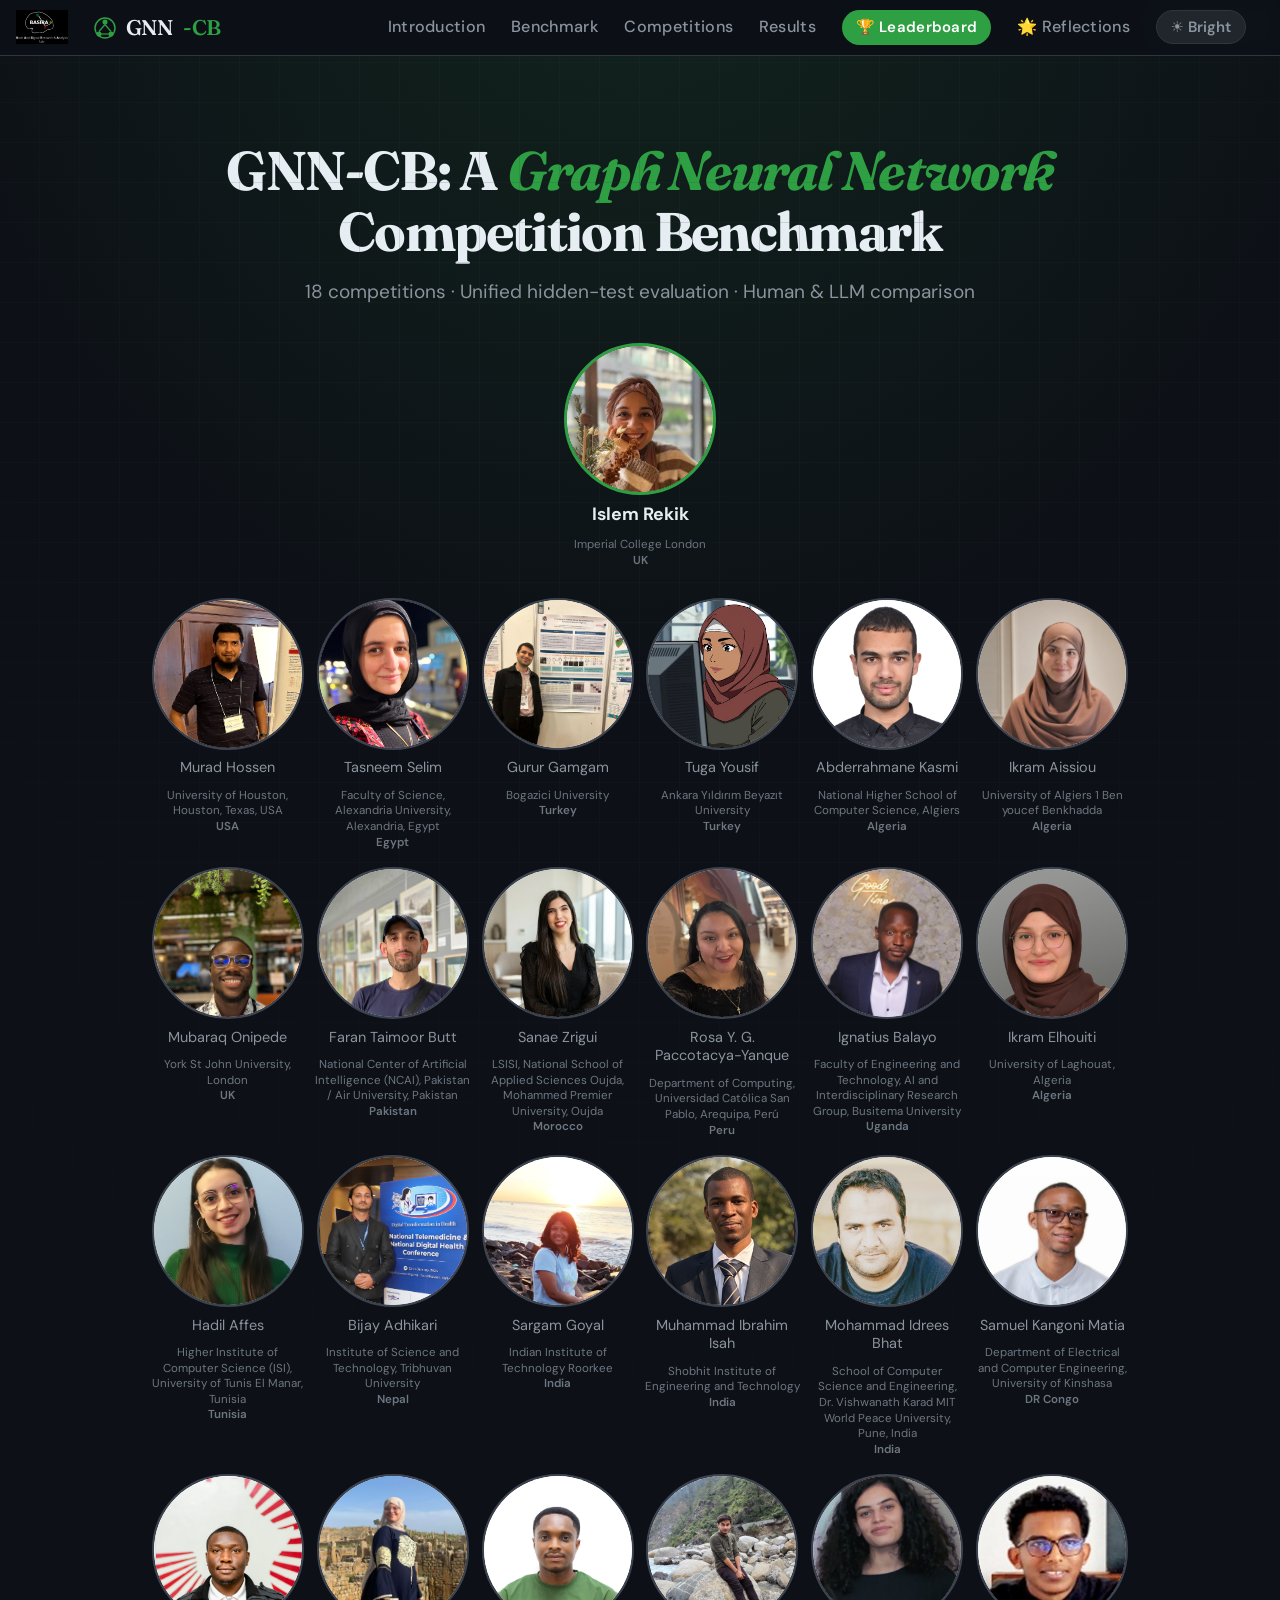
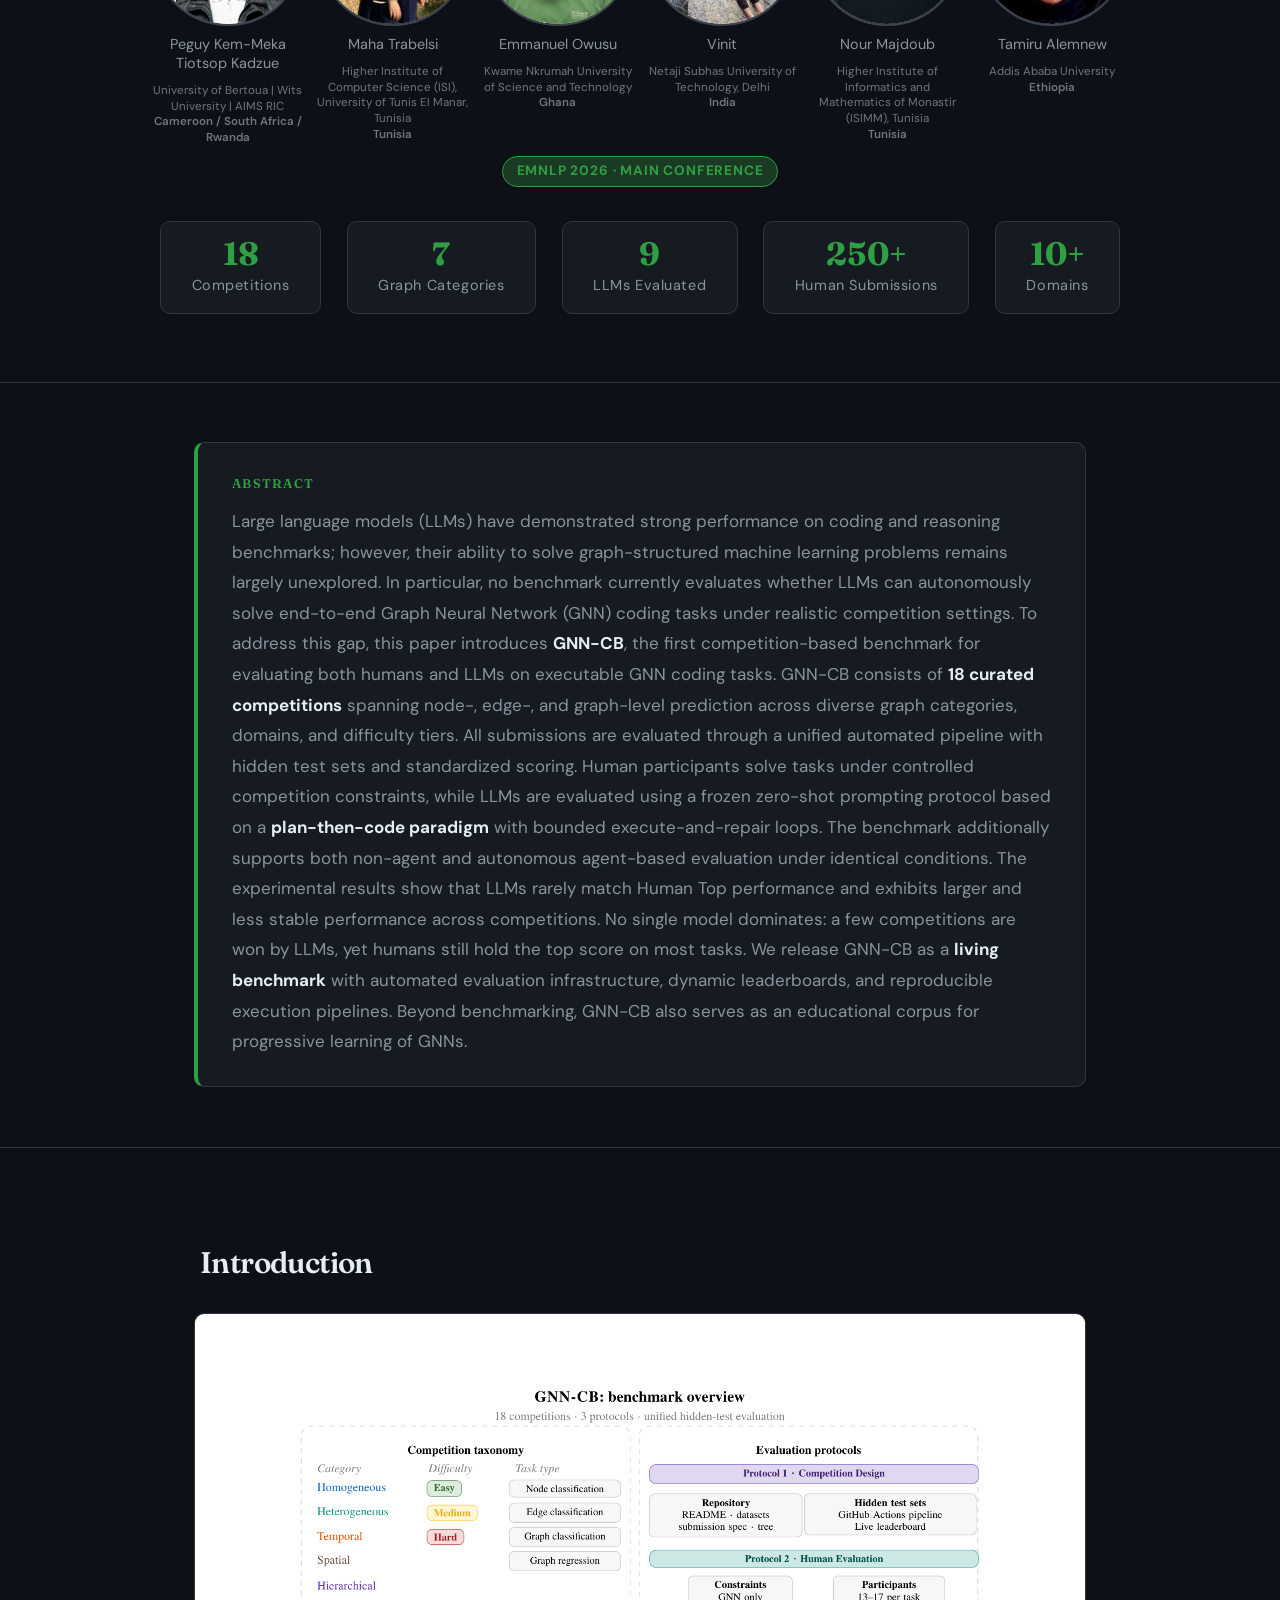
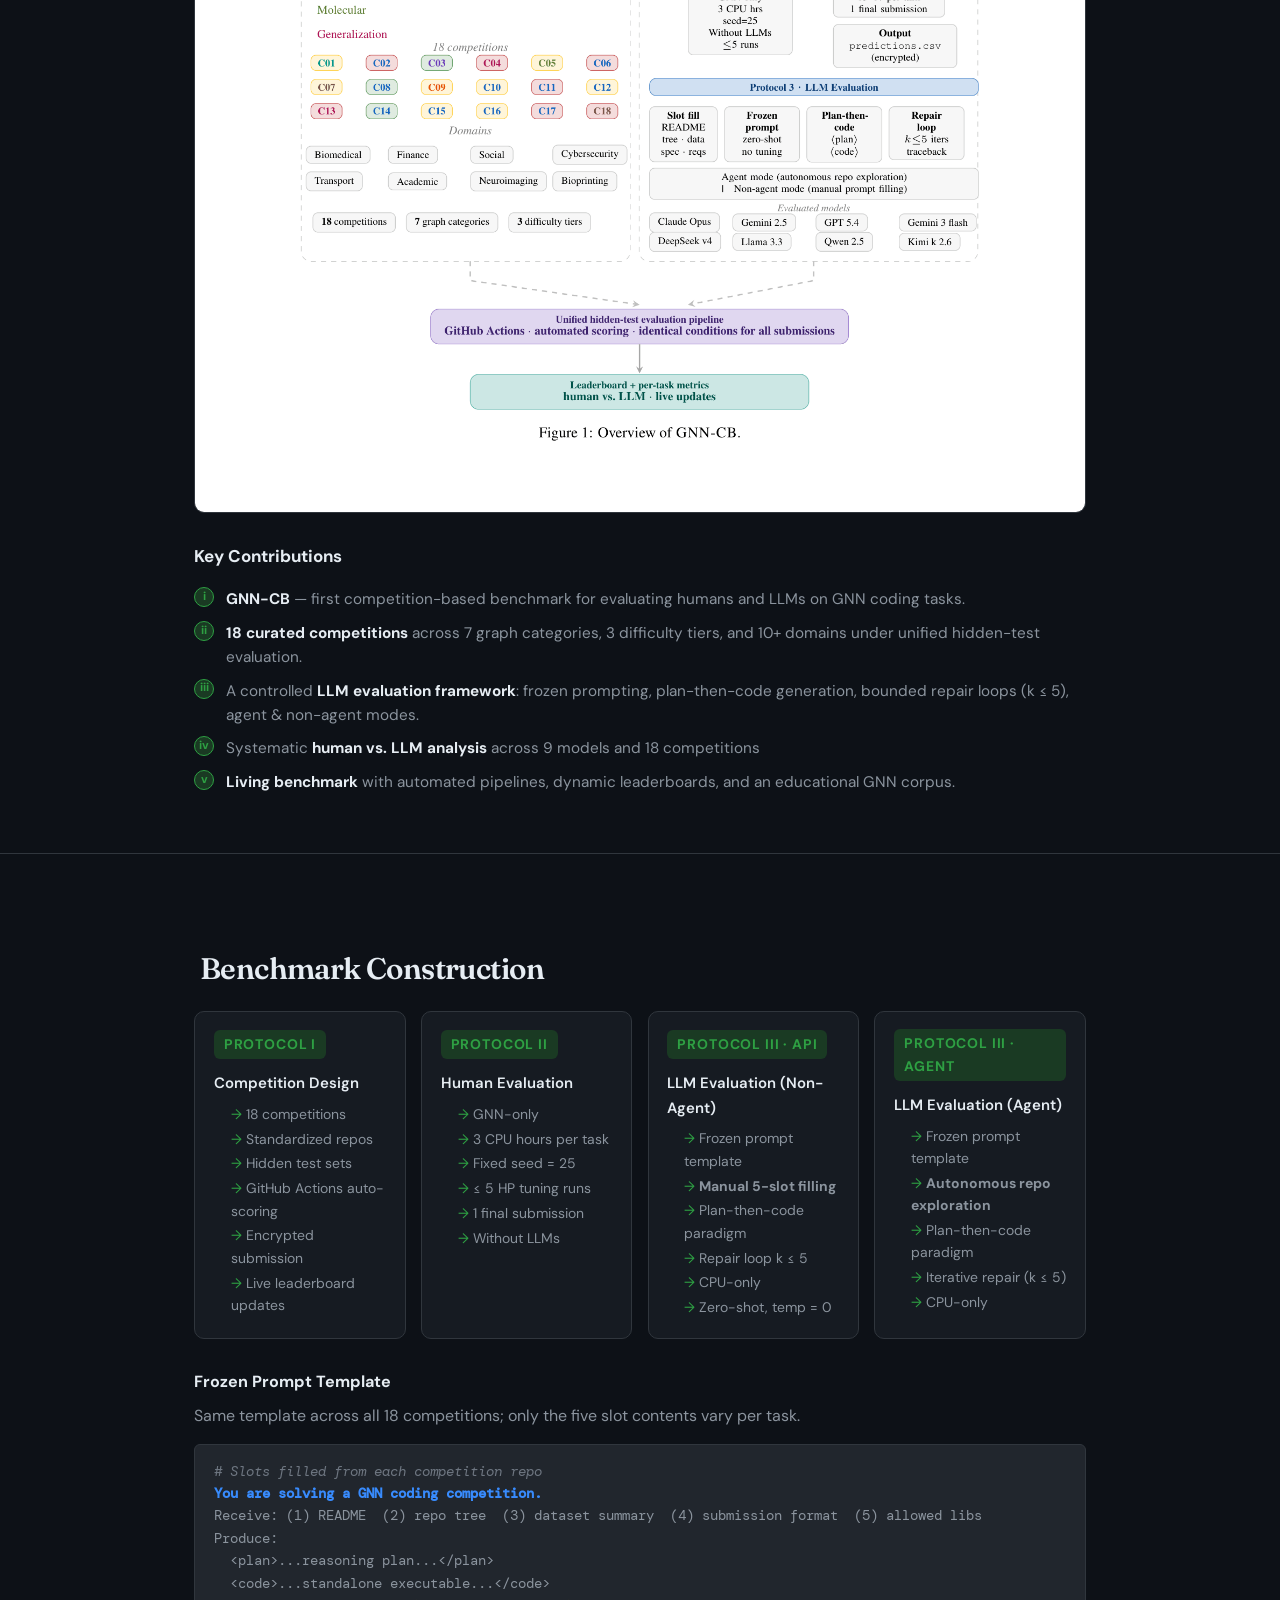
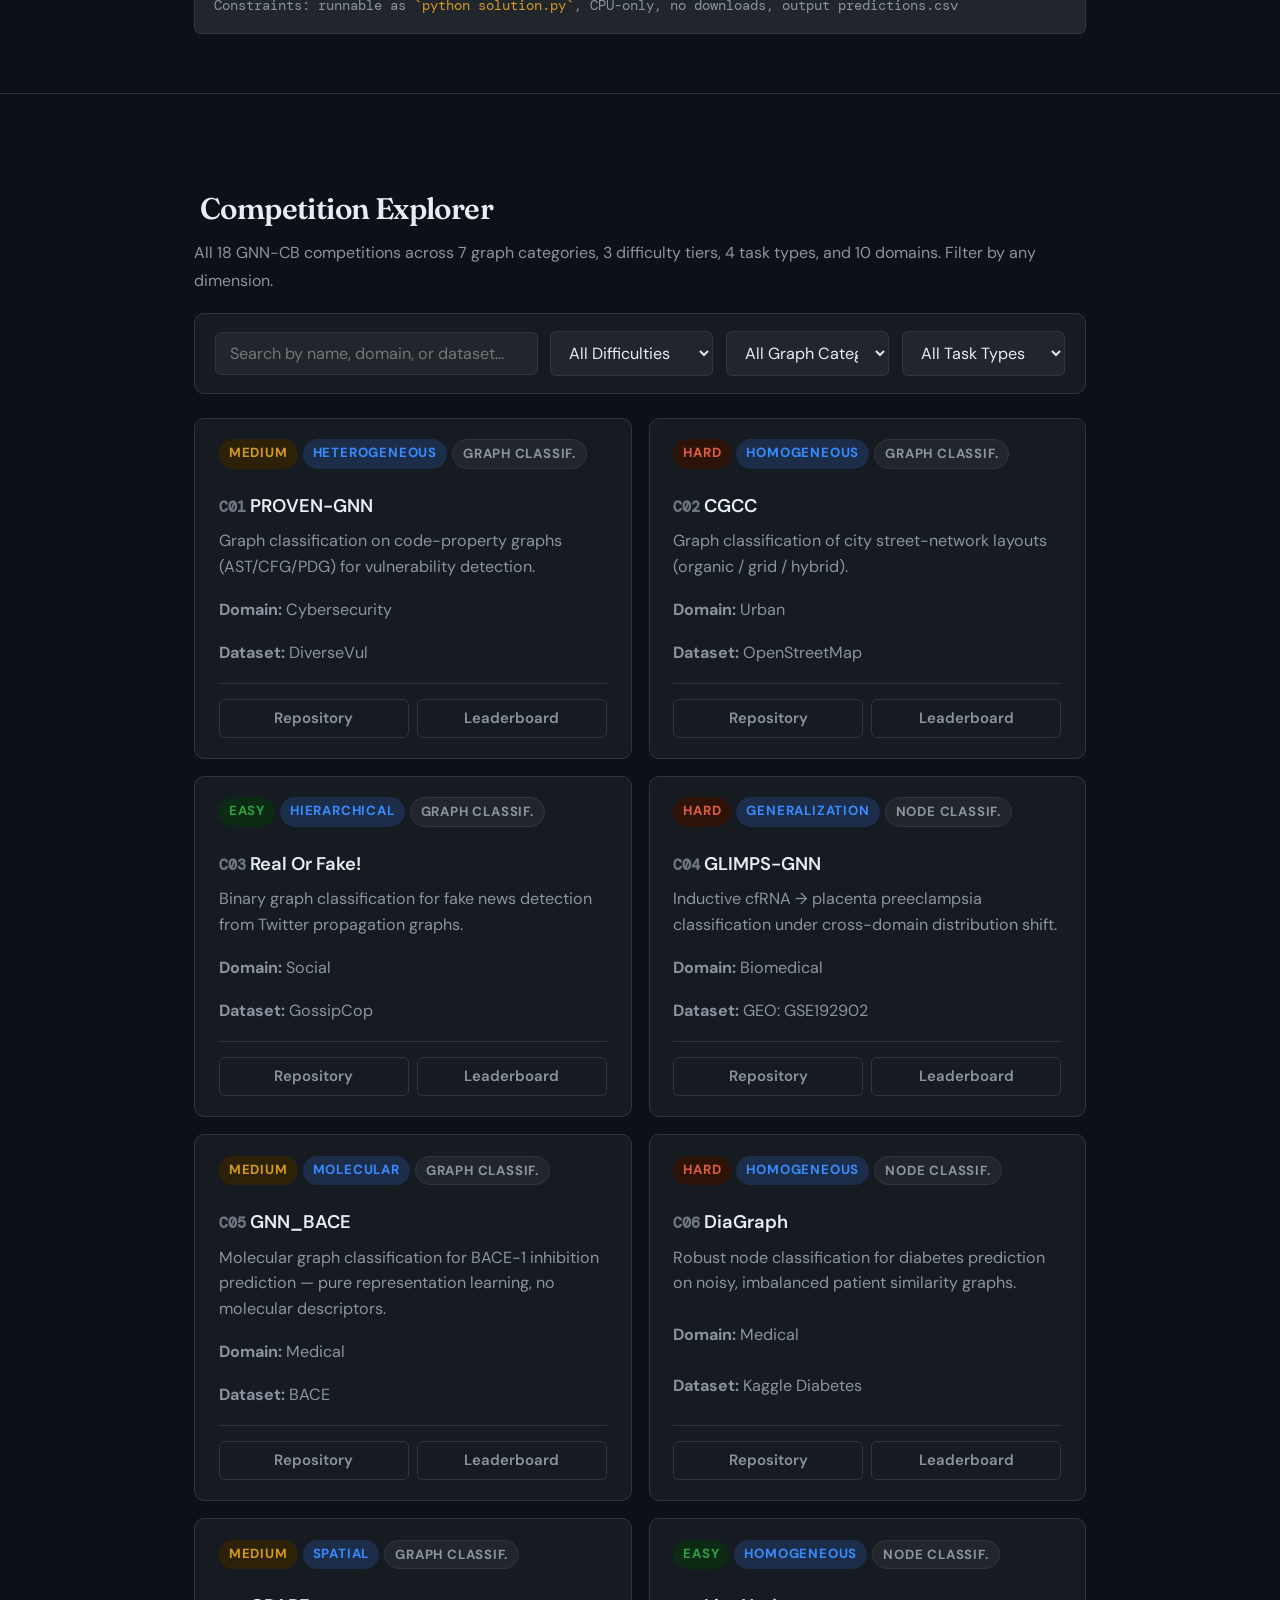
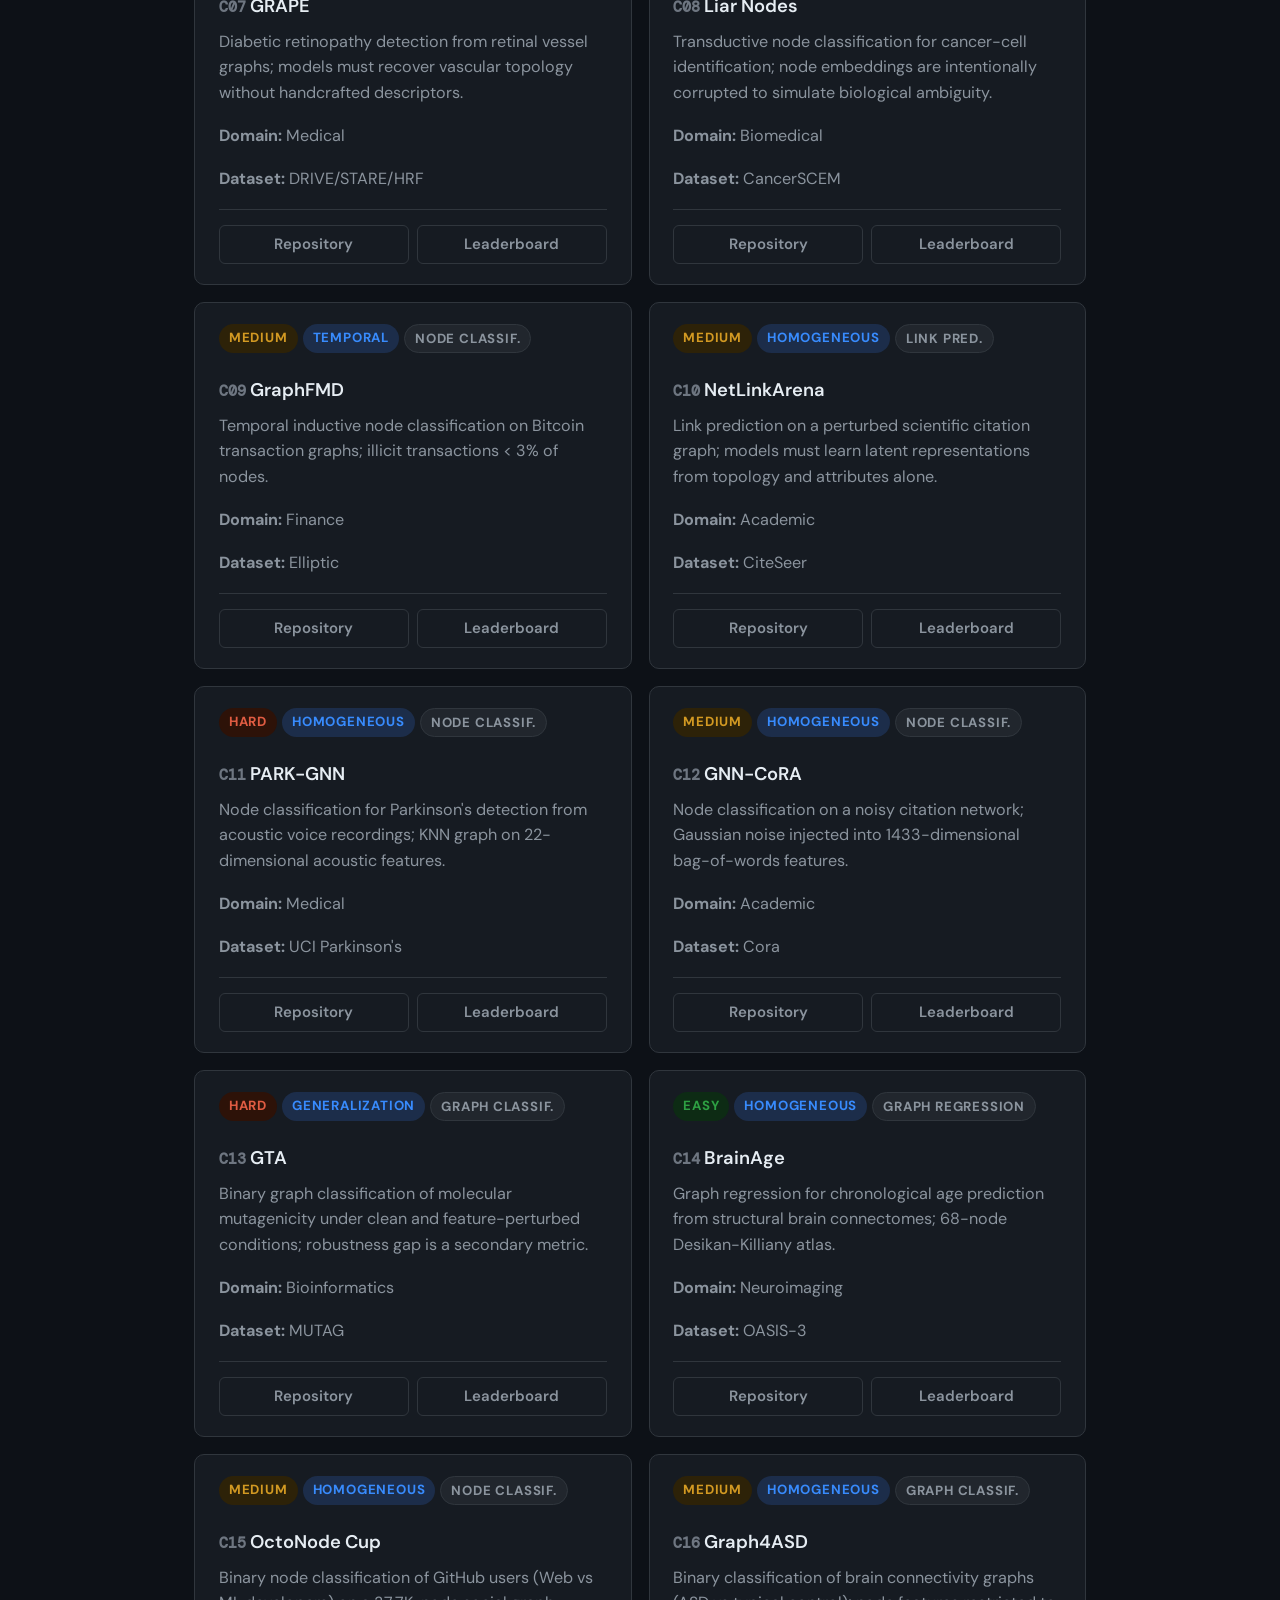
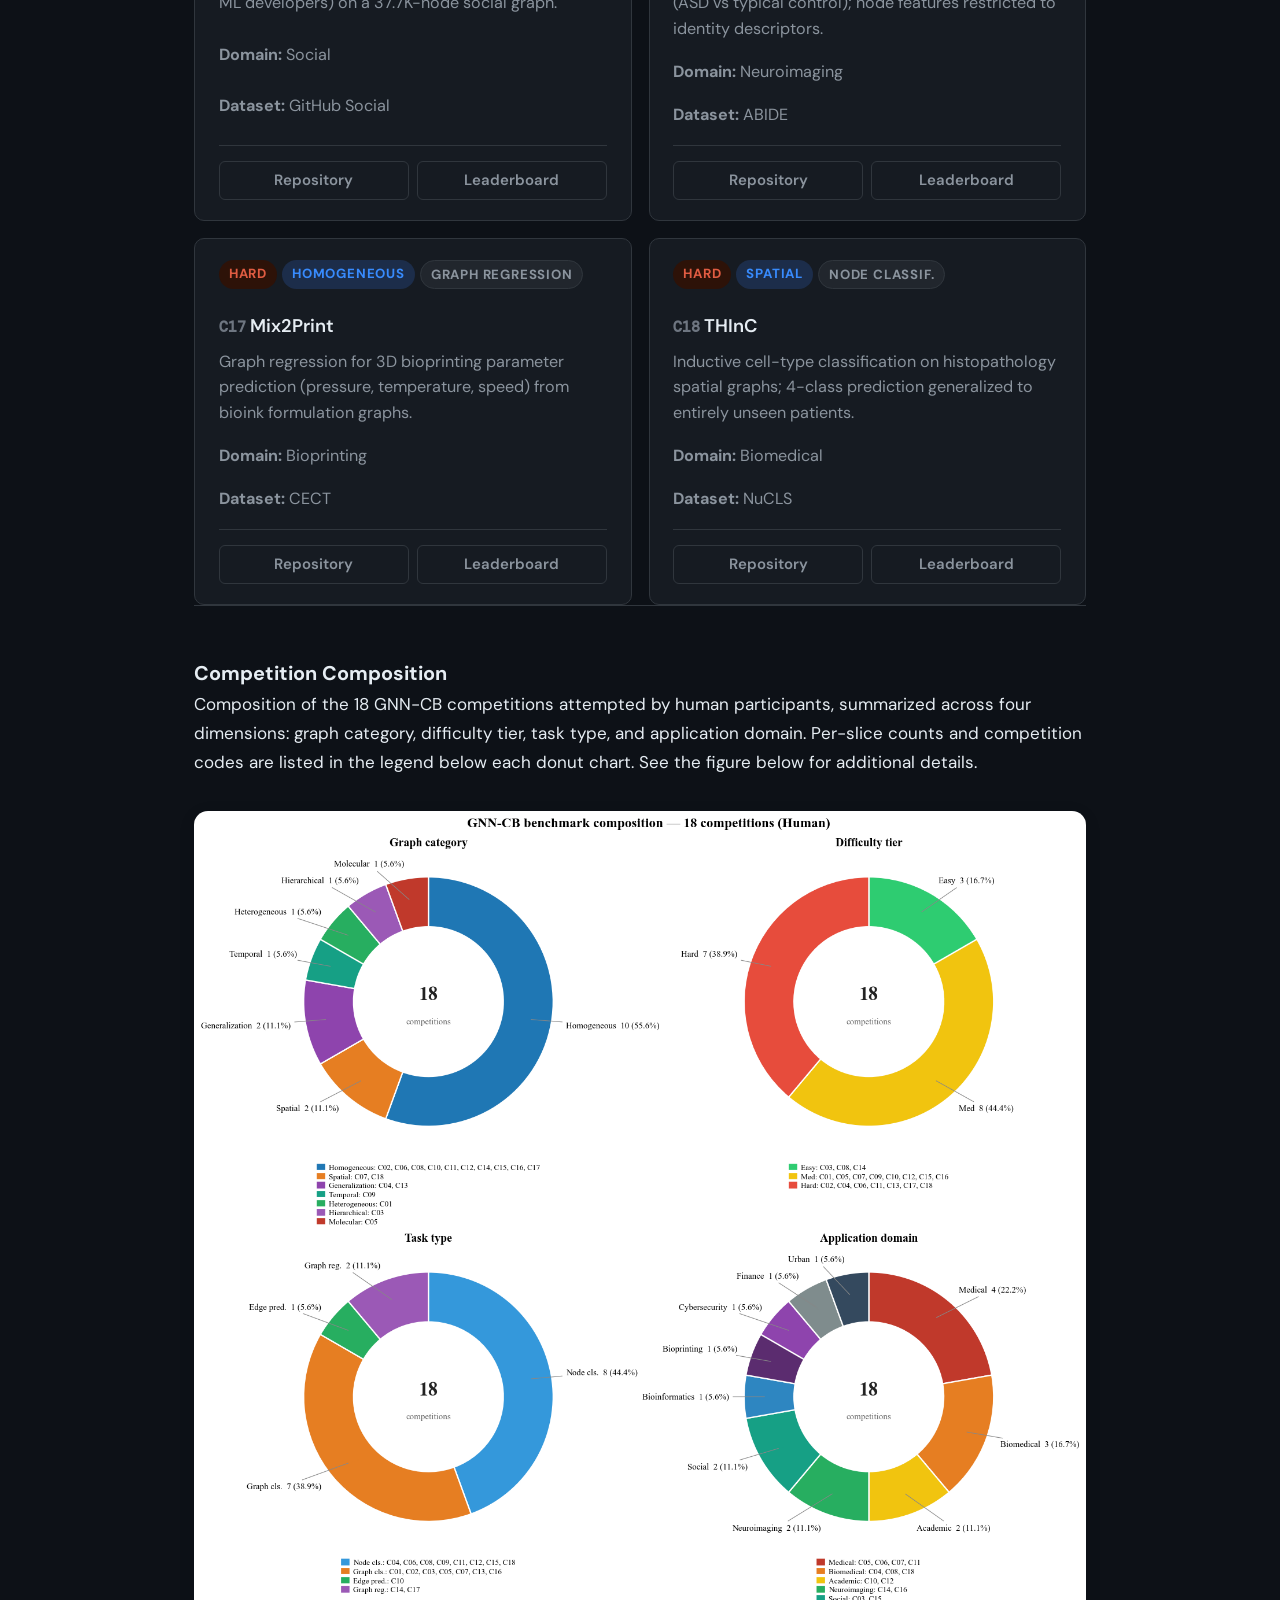
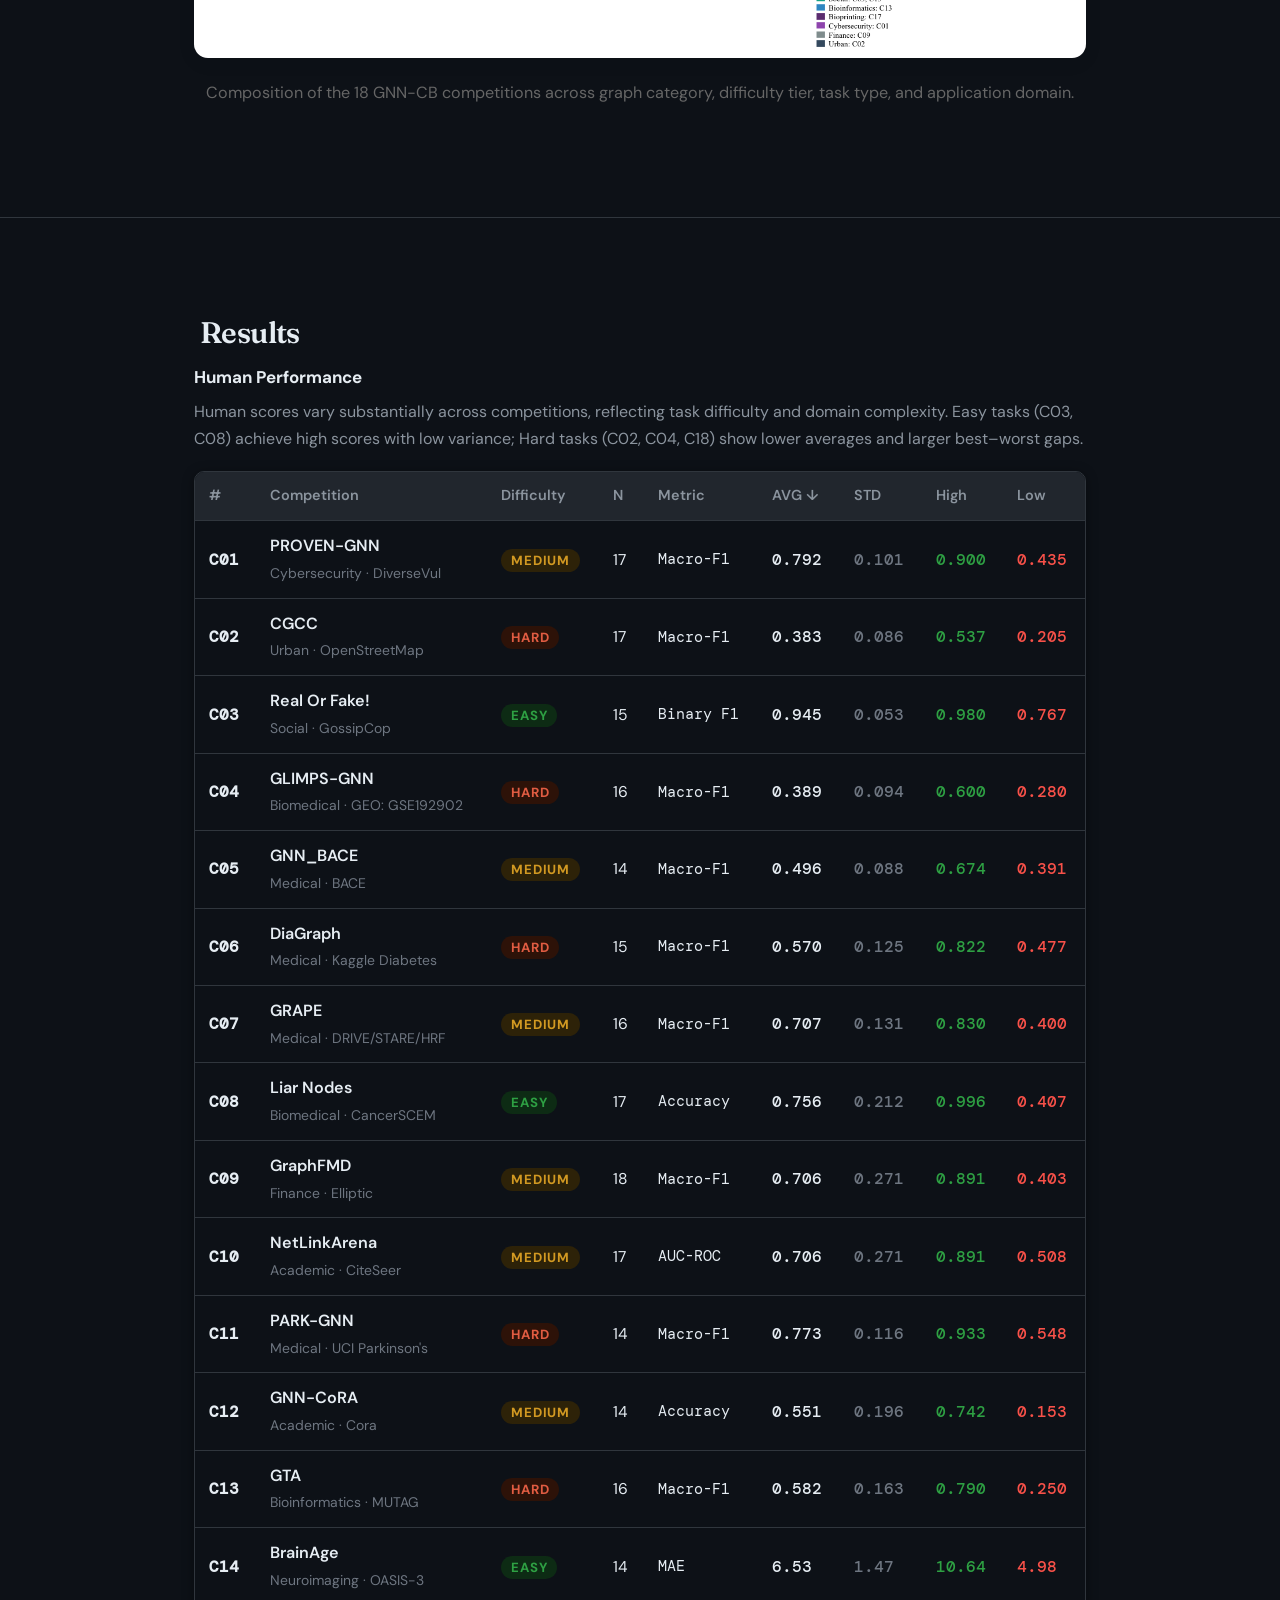
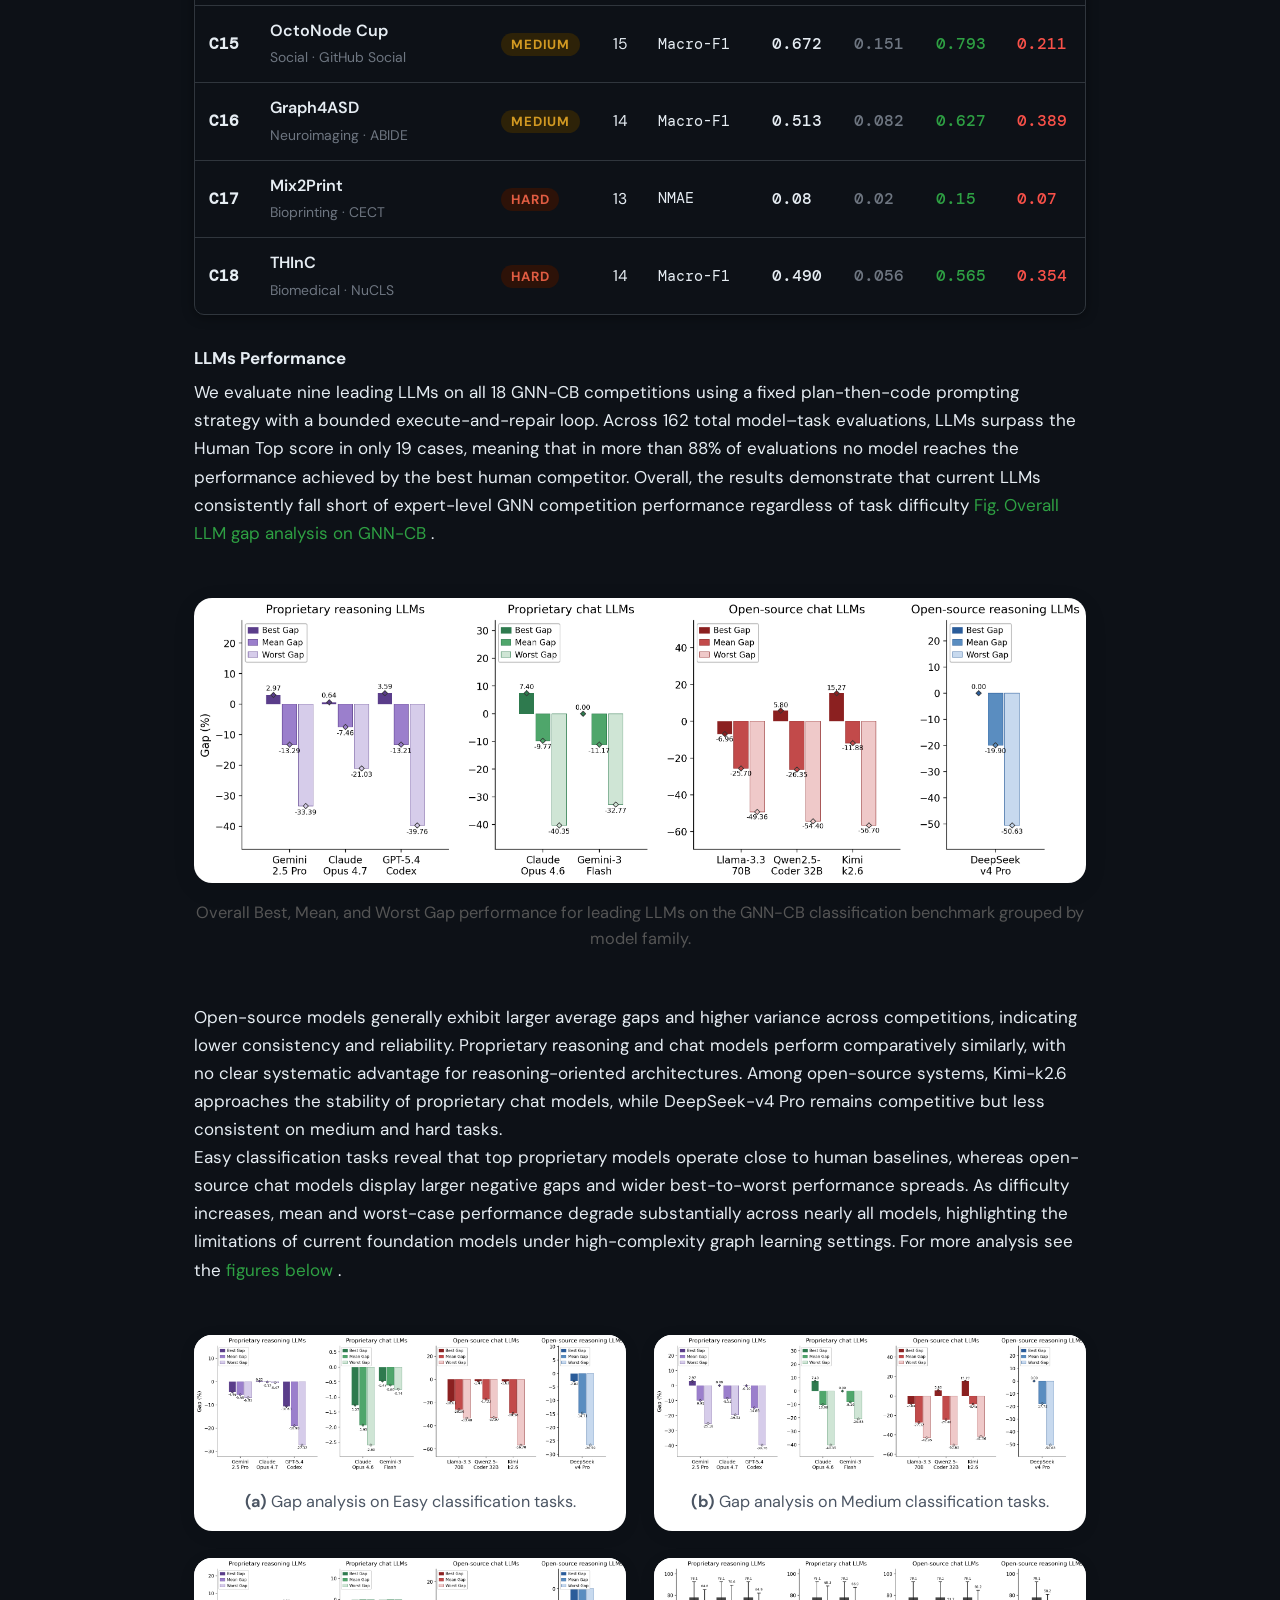
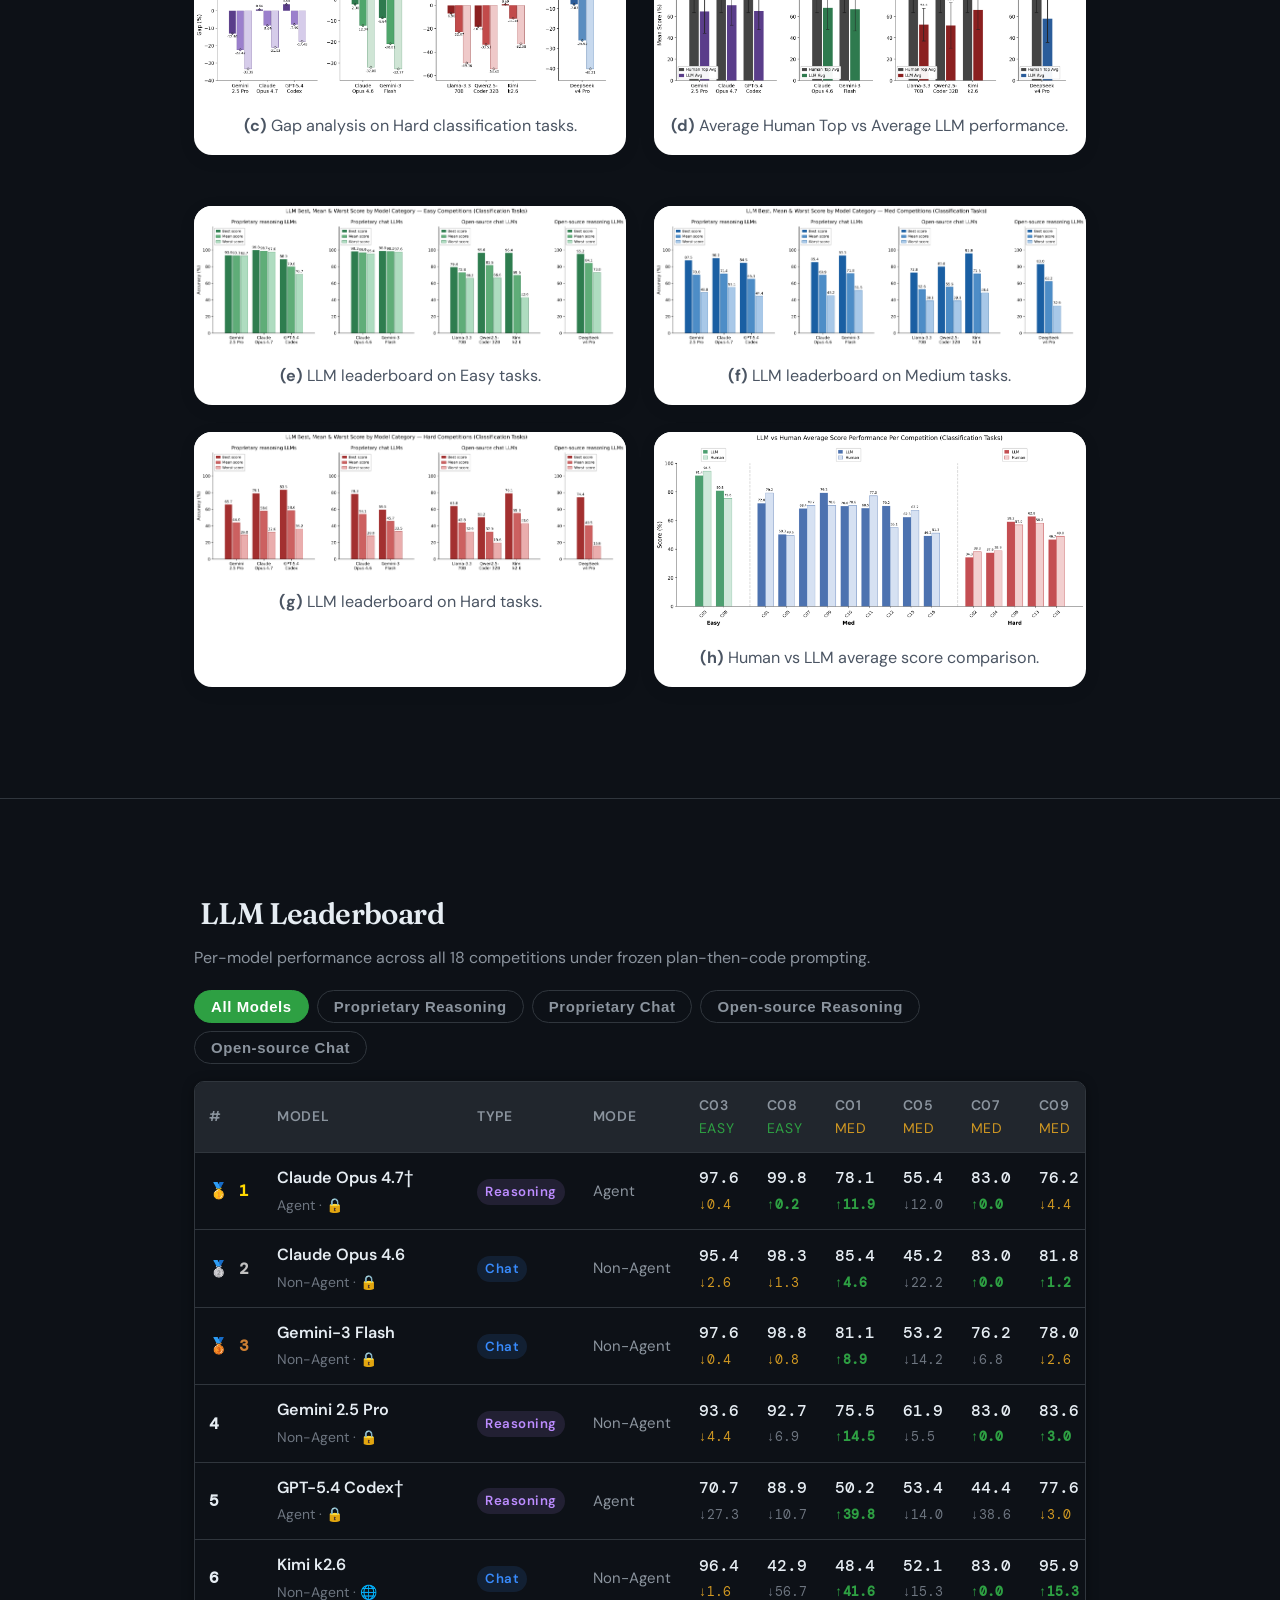
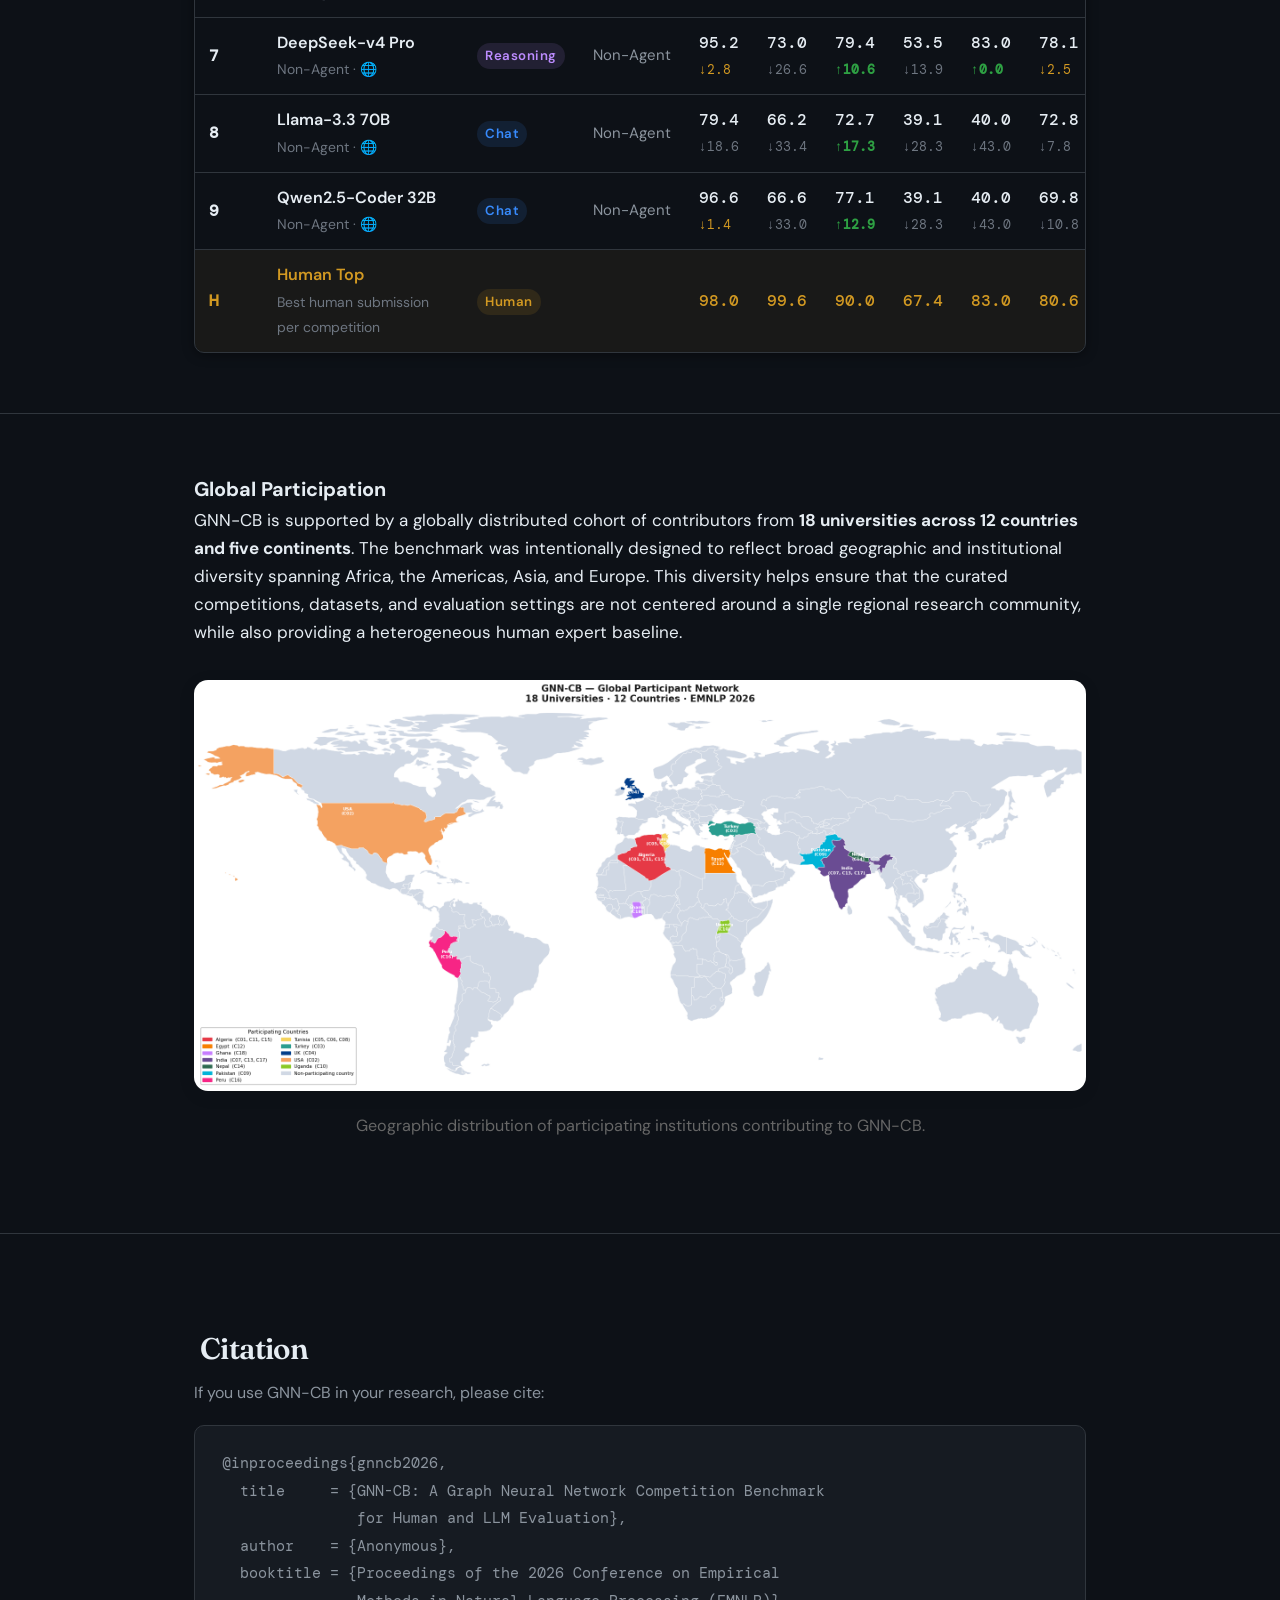
<file: index.html>
<!DOCTYPE html>
<html lang="en" data-theme="dark">
<head>
  <meta charset="UTF-8" />
  <meta name="viewport" content="width=device-width, initial-scale=1.0" />
  <title>GNN-CB: Graph Neural Network Competition Benchmark</title>
  <link rel="preconnect" href="https://fonts.googleapis.com" />
  <link rel="preconnect" href="https://fonts.gstatic.com" crossorigin />
  <link href="https://fonts.googleapis.com/css2?family=DM+Sans:ital,opsz,wght@0,9..40,300;0,9..40,400;0,9..40,500;0,9..40,600;0,9..40,700;1,9..40,400&family=DM+Mono:wght@400;500&family=Fraunces:ital,opsz,wght@0,9..144,300;0,9..144,400;0,9..144,600;0,9..144,700;1,9..144,300;1,9..144,400&display=swap" rel="stylesheet" />
  <script>
    (function () {
      var t = localStorage.getItem('gnncb-theme');
      if (t === 'light' || t === 'dark') document.documentElement.setAttribute('data-theme', t);
    })();
  </script>
  <link rel="stylesheet" href="gnncb.css" />

  <script>
    // Prevent automatic scroll restoration
    if ('scrollRestoration' in history) {
      history.scrollRestoration = 'manual';
    }
  
    // Force page to start at top on load
    window.addEventListener('load', () => {
      window.scrollTo(0, 0);
    });
  </script>
  
  <style>
    /* ── Uniform section width — all content aligns identically ── */
    /* max-width: 900px; */
    .section {
      max-width: 75%;
      margin-left: auto;
      margin-right: auto;
    }
    

    /* Abstract — same width as sections, not its own max-width */
    .abstract-block {
      padding: 1.75rem 2rem;
      background: var(--surface);
      border: 1px solid var(--border);
      border-left: 4px solid var(--accent);
      border-radius: var(--r-md);
      font-size: 1rem;
      line-height: 1.8;
      color: var(--ink-2);
    }
    .abstract-block strong { color: var(--ink); }
    .abstract-label {
      font-family: var(--font-serif);
      font-size: 0.75rem;
      font-weight: 600;
      letter-spacing: 0.1em;
      text-transform: uppercase;
      color: var(--accent);
      margin-bottom: 0.6rem;
      display: block;
    }

    .controls {
    display: flex;
    gap: 0.75rem;
    align-items: center;
  }

  /* #global-participation {
  margin: 3rem 0;
}

#global-participation p {
  line-height: 1.7;
  margin-bottom: 1.5rem;
} */

.world-map-figure {
  margin: 2rem auto;
  text-align: center;
}

.world-map-img {
  width: 100%;
  max-width: 1100px;
  border-radius: 14px;
  box-shadow: 0 4px 18px rgba(0, 0, 0, 0.08);
}

.world-map-figure figcaption {
  margin-top: 0.8rem;
  font-size: 0.95rem;
  color: #666;
}

#llm-analysis {
  margin: 5rem 0;
  padding: 0 1rem;
}


/* ===================== */
/* HERO FIGURE */
/* ===================== */

.hero-figure {
  margin: 3rem auto;
  text-align: center;
}

.hero-figure img {
  width: 100%;
  max-width: 1400px;
  border-radius: 18px;
  box-shadow: 0 6px 24px rgba(0, 0, 0, 0.08);
  display: block;
}

.hero-figure figcaption {
  margin-top: 1rem;
  font-size: 0.96rem;
  color: #555;
  line-height: 1.6;
}

/* ===================== */
/* SUBPLOT GRID */
/* ===================== */

  
  #comp-search {
    flex: 2.2;
    min-width: 320px;
  }
  
  #comp-diff,
  #comp-cat,
  #comp-task {
    flex: 1;
  }

  #competition-composition {
  margin: 3rem 0;
}

#competition-composition p {
  line-height: 1.7;
  margin-bottom: 1.5rem;
}

.composition-figure {
  margin: 2rem auto;
  text-align: center;
}

.composition-img {
  width: 100%;
  max-width: 1200px;
  border-radius: 14px;
  box-shadow: 0 4px 18px rgba(0, 0, 0, 0.08);
}

.composition-figure figcaption {
  margin-top: 0.8rem;
  font-size: 0.95rem;
  color: #666;
}

    /* Paper nav pills */
    .paper-nav {
      display: flex;
      flex-wrap: wrap;
      gap: 0.45rem;
      margin-top: 1.5rem;
    }
    .paper-nav a {
      font-size: 0.8rem;
      font-weight: 600;
      color: var(--ink-3);
      padding: 3px 10px;
      border: 1px solid var(--border);
      border-radius: 4px;
      text-decoration: none;
      transition: color .15s, border-color .15s;
    }
    .paper-nav a:hover { color: var(--accent); border-color: var(--accent); }

    /* Authors block */
    .authors-block {
      text-align: center;
      margin-top: 1.25rem;
      color: var(--ink-2);
      line-height: 1.8;
    }
    .authors-block .author-list { font-size: 1rem; color: var(--ink); font-weight: 500; }
    .authors-block .affil { font-size: 0.85rem; color: var(--ink-3); margin-top: 0.2rem; }
    .authors-block .venue-pill {
      display: inline-block;
      margin-top: 0.65rem;
      background: var(--accent-dim);
      border: 1px solid var(--accent);
      color: var(--accent);
      font-size: 0.8rem;
      font-weight: 700;
      letter-spacing: 0.06em;
      text-transform: uppercase;
      border-radius: 99px;
      padding: 2px 14px;
    }

    /* Section label above title */
    .section-lede {
      display: inline-block;
      font-size: 0.72rem;
      font-weight: 700;
      letter-spacing: 0.1em;
      text-transform: uppercase;
      color: var(--ink-3);
      margin-bottom: 0.3rem;
    }

    /* Body text — no max-width so it matches section width */
    .body-text {
      font-size: 0.94rem;
      color: var(--ink-2);
      line-height: 1.72;
      margin-bottom: 1.1rem;
    }

    /* Two-column card grid (related work) */
    .two-col-grid {
      display: grid;
      grid-template-columns: 1fr 1fr;
      gap: 1rem;
      margin-top: 1.1rem;
    }
    @media (max-width: 680px) { .two-col-grid { grid-template-columns: 1fr; } }
    .card {
      background: var(--surface);
      border: 1px solid var(--border);
      border-radius: var(--r-md);
      padding: 1.1rem 1.25rem;
    }
    .card h4 { font-size: 0.9rem; font-weight: 600; color: var(--ink); margin-bottom: 0.4rem; }
    .card p  { font-size: 0.86rem; color: var(--ink-2); line-height: 1.6; margin: 0; }
    .card .tag {
      display: inline-block;
      font-size: 0.7rem; font-weight: 700; letter-spacing: 0.06em; text-transform: uppercase;
      color: var(--accent); background: var(--accent-dim);
      border-radius: 4px; padding: 1px 7px; margin-bottom: 0.4rem;
    }
    .card.accent-left { border-left: 4px solid var(--accent); }
    .card.blue-left   { border-left: 4px solid var(--blue); }
    .card.span-full   { grid-column: 1 / -1; }

    /* Contribution list */
    .contrib-list {
      list-style: none; padding: 0; margin-top: 1rem;
      display: flex; flex-direction: column; gap: 0.55rem;
    }
    .contrib-list li {
      display: flex; gap: 0.7rem; align-items: flex-start;
      font-size: 0.9rem; color: var(--ink-2); line-height: 1.58;
    }
    .contrib-num {
      flex-shrink: 0; width: 20px; height: 20px; border-radius: 50%;
      background: var(--accent-dim); border: 1px solid var(--accent);
      color: var(--accent); font-size: 0.68rem; font-weight: 700;
      display: flex; align-items: center; justify-content: center;
    }

    /* Protocol cards (4-col grid) */
    .protocol-grid {
      display: grid;
      grid-template-columns: repeat(auto-fit, minmax(200px, 1fr));
      gap: 0.9rem; margin-top: 1.1rem;
    }
    .protocol-card {
      background: var(--surface); border: 1px solid var(--border);
      border-radius: var(--r-md); padding: 1rem 1.1rem;
    }
    .p-num {
      display: inline-block; font-size: 0.68rem; font-weight: 700;
      letter-spacing: 0.05em; text-transform: uppercase;
      color: var(--accent); background: var(--accent-dim);
      border-radius: 99px; padding: 1px 9px; margin-bottom: 0.5rem;
    }
    .protocol-card h4 { font-size: 0.88rem; font-weight: 600; color: var(--ink); margin-bottom: 0.4rem; }
    .protocol-card ul { font-size: 0.82rem; color: var(--ink-2); line-height: 1.6; padding-left: 1rem; margin: 0; }
    .protocol-card li { margin-bottom: 0.15rem; }

    /* Code snippet */
    .code-snippet {
      background: var(--surface2); border: 1px solid var(--border);
      border-radius: var(--r-sm); padding: 0.9rem 1.1rem;
      font-family: var(--font-mono); font-size: 0.8rem; color: var(--ink-2);
      overflow-x: auto; margin-top: 0.85rem; white-space: pre;
    }
    .code-snippet .kw { color: var(--blue); font-weight: 600; }
    .code-snippet .cm { color: var(--ink-3); font-style: italic; }
    .code-snippet .st { color: var(--orange); }

    /* Theme-aware PNG figures */
    .fig-wrap { margin-top: 1.4rem; }
    .fig-wrap p.fig-caption {
      font-size: 0.82rem; color: var(--ink-3); margin-bottom: 0.5rem; line-height: 1.5;
    }
    .fig-wrap img.theme-img {
      width: 100%; border-radius: var(--r-md);
      border: 1px solid var(--border);
      display: block;
    }

    /* Discussion grid */
    .discussion-grid {
      display: grid; grid-template-columns: 1fr 1fr;
      gap: 1rem; margin-top: 1.1rem;
    }
    @media (max-width: 680px) { .discussion-grid { grid-template-columns: 1fr; } }

    /* Setup code blocks */
    .setup-tabs { display: flex; gap: 0.5rem; margin-top: 1rem; flex-wrap: wrap; }
    .setup-tab-btn {
      font-size: 0.8rem; font-weight: 600; padding: 4px 12px;
      border: 1px solid var(--border); border-radius: 4px;
      background: var(--surface); color: var(--ink-3); cursor: pointer;
      transition: color .15s, border-color .15s, background .15s;
    }
    .setup-tab-btn.active { color: var(--accent); border-color: var(--accent); background: var(--accent-dim); }
    .setup-pane {
      display: none; background: var(--surface2); border: 1px solid var(--border);
      border-radius: var(--r-md); padding: 1rem 1.25rem; margin-top: 0.5rem;
    }
    .setup-pane.active { display: block; }
    .setup-pane pre {
      font-family: var(--font-mono); font-size: 0.8rem; color: var(--ink-2);
      overflow-x: auto; margin: 0; white-space: pre;
    }

    /* Models table */
    .models-table { width: 100%; border-collapse: collapse; font-size: 0.87rem; margin-top: 0.9rem; }
    .models-table th {
      text-align: left; padding: 0.45rem 0.7rem;
      background: var(--surface2); color: var(--ink-3);
      font-size: 0.74rem; font-weight: 600; letter-spacing: 0.05em; text-transform: uppercase;
      border-bottom: 1px solid var(--border);
    }
    .models-table td { padding: 0.45rem 0.7rem; border-bottom: 1px solid var(--border); color: var(--ink-2); }
    .models-table td:first-child { color: var(--ink); font-weight: 500; }
    .models-table tr:last-child td { border-bottom: none; }
    .models-table code {
      font-family: var(--font-mono); font-size: 0.77rem;
      background: var(--surface2); border: 1px solid var(--border);
      border-radius: 3px; padding: 1px 5px;
    }
  </style>
</head>
<body>

  <img src="fig/logo/BASIRA-DARK.png"
     data-src-dark="fig/logo/BASIRA-DARK.png"
     data-src-bright="fig/logo/BASIRA-LIGHT.png"
     alt="BASIRA Lab" class="corner-logo theme-img"
     style="position:fixed; top:10px; left:16px; height:34px; width:auto; object-fit:contain; z-index:250;" />
  
<!-- ═══════════════════════════ NAV ═══════════════════════════════════ -->
<nav>
  <div class="nav-brand">
    <svg width="22" height="22" viewBox="0 0 22 22" fill="none">
      <circle cx="11" cy="11" r="10" stroke="#2ea043" stroke-width="1.5"/>
      <circle cx="11" cy="5"  r="2.5" fill="#2ea043"/>
      <circle cx="5"  cy="17" r="2.5" fill="#2ea043"/>
      <circle cx="17" cy="17" r="2.5" fill="#2ea043"/>
      <line x1="11" y1="7.5" x2="5"  y2="14.5" stroke="#2ea043" stroke-width="1.2"/>
      <line x1="11" y1="7.5" x2="17" y2="14.5" stroke="#2ea043" stroke-width="1.2"/>
      <line x1="5"  y1="17" x2="17" y2="17"    stroke="#2ea043" stroke-width="1.2"/>
    </svg>
    GNN<span class="dot">-CB</span>
  </div>
  <div class="nav-links">
    <a href="index.html#introduction">Introduction</a>
    <a href="index.html#benchmark">Benchmark</a>
    <a href="index.html#competitions">Competitions</a>
    <a href="index.html#results">Results</a>
    <a href="index.html#leaderboard" class="nav-pill">🏆 Leaderboard</a>
    <a href="reflections.html" >🌟 Reflections</a>
    <button type="button" id="theme-toggle" class="theme-toggle" aria-pressed="true" title="Switch to bright mode">
      <span class="label-light">☀ Bright</span>
      <span class="label-dark">🌙 Dark</span>
    </button>
  </div>
</nav>

<!-- ═══════════════════════════ HERO ══════════════════════════════════ -->
<header class="hero">
  <h1>GNN-CB: A <em>Graph Neural Network</em><br/>Competition Benchmark</h1>
  <p class="hero-subtitle">18 competitions · Unified hidden-test evaluation · Human &amp; LLM comparison</p>

  <div class="authors-block">
    <div id="lead-author" class="lead-author"></div>
    <div id="authors-grid" class="authors-grid"></div>
    <span class="venue-pill">EMNLP 2026 · Main Conference</span>
  </div>

  <div class="hero-stats">
    <div class="stat-pill"><span class="val">18</span><span class="lbl">Competitions</span></div>
    <div class="stat-pill"><span class="val">7</span><span class="lbl">Graph Categories</span></div>
    <div class="stat-pill"><span class="val">9</span><span class="lbl">LLMs Evaluated</span></div>
    <div class="stat-pill"><span class="val">250+</span><span class="lbl">Human Submissions</span></div>
    <div class="stat-pill"><span class="val">10+</span><span class="lbl">Domains</span></div>
  </div>

  <!-- <div class="paper-nav" style="justify-content:center; margin-top:1.75rem;">
    <a href="#introduction">Introduction</a>
    <a href="#benchmark">Benchmark</a>
    <a href="#competitions">Competitions</a>
    <a href="#results">Results</a>
    <a href="#leaderboard">Leaderboard</a>
    <a href="#citation">BibTeX</a>
  </div> -->
</header>

<!-- ═══════════════════════════ ABSTRACT ════════════════════════════ -->
<hr class="section-divider" />
<section class="section" id="abstract">
  <div class="abstract-block">
    <span class="abstract-label">Abstract</span>
    Large language models (LLMs) have demonstrated strong performance on coding and reasoning benchmarks; however, their ability to solve graph-structured machine learning problems remains largely unexplored. In particular, no benchmark currently evaluates whether LLMs can autonomously solve end-to-end Graph Neural Network (GNN) coding tasks under realistic competition settings. To address this gap, this paper introduces <strong>GNN-CB</strong>, the first competition-based benchmark for evaluating both humans and LLMs on executable GNN coding tasks. GNN-CB consists of <strong>18 curated competitions</strong> spanning node-, edge-, and graph-level prediction across diverse graph categories, domains, and difficulty tiers. All submissions are evaluated through a unified automated pipeline with hidden test sets and standardized scoring. Human participants solve tasks under controlled competition constraints, while LLMs are evaluated using a frozen zero-shot prompting protocol based on a <strong>plan-then-code paradigm</strong> with bounded execute-and-repair loops. The benchmark additionally supports both non-agent and autonomous agent-based evaluation under identical conditions. The experimental results show that LLMs rarely match Human Top performance and exhibits larger and less stable performance across competitions. No single model dominates: a few competitions are won by LLMs, yet humans still hold the top score on most tasks. We release GNN-CB as a <strong>living benchmark</strong> with automated evaluation infrastructure, dynamic leaderboards, and reproducible execution pipelines. Beyond benchmarking, GNN-CB also serves as an educational corpus for progressive learning of GNNs.
  </div>
</section>

<!-- ═══════════════════════════ INTRODUCTION ════════════════════════ -->
<hr class="section-divider" />
<section class="section" id="introduction">
  <span class="section-lede"></span>
  <h2 class="section-title" style="margin-top:0.15rem;"><span class="section-icon"></span>Introduction</h2>

 
  <!-- Figure 1 -->
  <!-- <div style="margin-top:1.5rem; margin-bottom:0.5rem;">
    <p class="fig-desc" style="margin-bottom:0.5rem; font-size:0.83rem; color:var(--ink-3);">Figure 1 — Benchmark overview: competition taxonomy, evaluation protocols, and unified hidden-test pipeline.</p>
    <div class="figure-viewport" data-width="1400" data-height="1300" data-fit="width" data-no-cap="1">
      <div class="figure-scale-inner">
        <iframe data-src-bright="fig1-bright.html" data-src-dark="fig1-dark.html" title="Figure 1" scrolling="no" loading="lazy"></iframe>
      </div>
    </div>
    <a class="fig-open" href="#" data-figure-key="fig1" data-src-bright="fig1-bright.html" data-src-dark="fig1-dark.html" target="_blank" rel="noopener">Open Figure 1 ↗</a>
  </div> -->
  <!-- Figure 4 — PNG with theme switching -->
  <div class="fig-wrap crop-vertical" style="margin-top:1.5rem;">
    <img id="fig1-img"
         class="theme-img"
         src="fig/fig1.png" 
         data-src-dark="fig/fig1.png"
         data-src-bright="fig/fig1.png"
         alt="Figure 1: Benchmark composition" />
  </div>


  

  <h3 style="margin-top:1.75rem; margin-bottom:0.65rem; font-size:1rem; color:var(--ink);">Key Contributions</h3>
  <ul class="contrib-list">
    <li><span class="contrib-num">i</span><span><strong style="color:var(--ink);">GNN-CB</strong> — first competition-based benchmark for evaluating humans and LLMs on GNN coding tasks.</span></li>
    <li><span class="contrib-num">ii</span><span><strong style="color:var(--ink);">18 curated competitions</strong> across 7 graph categories, 3 difficulty tiers, and 10+ domains under unified hidden-test evaluation.</span></li>
    <li><span class="contrib-num">iii</span><span>A controlled <strong style="color:var(--ink);">LLM evaluation framework</strong>: frozen prompting, plan-then-code generation, bounded repair loops (k ≤ 5), agent &amp; non-agent modes.</span></li>
    <li><span class="contrib-num">iv</span><span>Systematic <strong style="color:var(--ink);">human vs. LLM analysis</strong> across 9 models and 18 competitions </span></li>
    <li><span class="contrib-num">v</span><span><strong style="color:var(--ink);">Living benchmark</strong> with automated pipelines, dynamic leaderboards, and an educational GNN corpus.</span></li>
  </ul>
</section>

<!-- ═══════════════════════════ RELATED WORK ════════════════════════
<hr class="section-divider" />
<section class="section" id="related">
  <span class="section-lede"></span>
  <h2 class="section-title" style="margin-top:0.15rem;"><span class="section-icon">🔗</span>Related Work</h2>
  <p class="body-text">GNN-CB bridges two research lines that have developed independently.</p>

  <div class="two-col-grid">
    <div class="card">
      <span class="tag">LLM Code Benchmarks</span>
      <h4>Code Generation &amp; Reasoning</h4>
      <p>HumanEval, SWE-bench, BigCodeBench, and LiveCodeBench cover functional correctness, repo-level reasoning, and data science workflows — <em>none include graph-structured ML.</em></p>
    </div>
    <div class="card">
      <span class="tag">Graph ML Benchmarks</span>
      <h4>GNN Evaluation</h4>
      <p>OGB and LRGB evaluate predictive model performance on fixed datasets — <em>they do not assess executable GNN implementation ability or LLM-generated solutions.</em></p>
    </div>
    <div class="card accent-left span-full">
      <h4>GNN-CB Positioning</h4>
      <p>GNN-CB bridges both directions: competition-based benchmark for executable GNN coding, with unified evaluation of humans and LLMs under controlled, reproducible conditions and automated GitHub-based scoring.</p>
    </div>
  </div>
</section> -->

<!-- ═══════════════════════════ BENCHMARK CONSTRUCTION ═══════════════ -->
<hr class="section-divider" />
<section class="section" id="benchmark">
  <span class="section-lede"></span>
  <h2 class="section-title" style="margin-top:0.1rem;"><span class="section-icon"></span>Benchmark Construction</h2>
  
  <div class="protocol-grid">
    <div class="protocol-card">
      <span class="p-num">Protocol I</span>
      <h4>Competition Design</h4>
      <ul>
        <li>18 competitions</li>
        <li>Standardized repos </li>
        <li>Hidden test sets</li>
        <li>GitHub Actions auto-scoring</li>
        <li>Encrypted submission</li>
        <li>Live leaderboard updates</li>
      </ul>
    </div>
    <div class="protocol-card">
      <span class="p-num">Protocol II</span>
      <h4>Human Evaluation</h4>
      <ul>
        <li>GNN-only</li>
        <li>3 CPU hours per task</li>
        <li>Fixed seed = 25</li>
        <li>≤ 5 HP tuning runs</li>
        <li>1 final submission</li>
        <li>Without LLMs</li>
      </ul>
    </div>
    <div class="protocol-card">
      <span class="p-num">Protocol III · API</span>
      <h4>LLM Evaluation (Non-Agent)</h4>
      <ul>
        <li>Frozen prompt template</li>
        <li><strong>Manual 5-slot filling</strong></li>
        <li>Plan-then-code paradigm</li>
        <li>Repair loop k ≤ 5</li>
        <li>CPU-only</li>
        <li>Zero-shot, temp = 0</li>
      </ul>
    </div>
    <div class="protocol-card">
      <span class="p-num">Protocol III · Agent</span>
      <h4>LLM Evaluation (Agent)</h4>
      <ul>
        <li>Frozen prompt template</li>
        <li><strong>Autonomous repo exploration</strong></li>
        <li>Plan-then-code paradigm</li>
        <li>Iterative repair (k ≤ 5)</li>
        <li>CPU-only</li>
      </ul>
    </div>
  </div>

  <!-- LLM Pipeline Figure -->
  <!-- <div style="margin-top:1.75rem;">
    <p class="fig-desc" style="margin-bottom:0.5rem; font-size:0.83rem; color:var(--ink-3);">Figure 2 — LLM evaluation pipeline: slot filling → frozen prompt → plan-then-code → execute-and-repair → hidden-test scoring.</p>
    <div class="figure-viewport" data-width="1400" data-height="560" data-fit="width" data-no-cap="1">
      <div class="figure-scale-inner">
        <iframe data-src-bright="fig2-bright.html" data-src-dark="fig2-dark.html" title="Figure 2" scrolling="no" loading="lazy"></iframe>
      </div>
    </div>
    <a class="fig-open" href="#" data-figure-key="fig2" data-src-bright="fig2-bright.html" data-src-dark="fig2-dark.html" target="_blank" rel="noopener">Open Figure 2 ↗</a>
  </div> -->

  <!-- Frozen prompt -->
  <h3 style="margin-top:1.75rem; margin-bottom:0.4rem; font-size:0.95rem; color:var(--ink);">Frozen Prompt Template</h3>
  <p class="body-text" style="margin-bottom:0;">Same template across all 18 competitions; only the five slot contents vary per task.</p>
  <div class="code-snippet"><span class="cm"># Slots filled from each competition repo</span>
<span class="kw">You are solving a GNN coding competition.</span>
Receive: (1) README  (2) repo tree  (3) dataset summary  (4) submission format  (5) allowed libs
Produce:
  &lt;plan&gt;...reasoning plan...&lt;/plan&gt;
  &lt;code&gt;...standalone executable...&lt;/code&gt;
Constraints: runnable as <span class="st">`python solution.py`</span>, CPU-only, no downloads, output predictions.csv</div>

  
</section>

<!-- ═══════════════════════════ COMPETITIONS ══════════════════════════ -->
<hr class="section-divider" />
<section class="section" id="competitions">
  <span class="section-lede"></span>
  <h2 class="section-title" style="margin-top:0.15rem;"><span class="section-icon"></span>Competition Explorer</h2>
  

  <p class="body-text">All 18 GNN-CB competitions across 7 graph categories, 3 difficulty tiers, 4 task types, and 10 domains. Filter by any dimension.</p>

  <div class="controls">
    <input type="text" id="comp-search" placeholder="Search by name, domain, or dataset…" />
    <select id="comp-diff">
      <option value="all">All Difficulties</option>
      <option value="Easy">Easy</option>
      <option value="Med">Medium</option>
      <option value="Hard">Hard</option>
      <option value="Expert">Expert</option>
    </select>
    <select id="comp-cat">
      <option value="all">All Graph Categories</option>
      <option value="Homo">Homogeneous</option>
      <option value="Hetero">Heterogeneous</option>
      <option value="Spatial">Spatial</option>
      <option value="Temp">Temporal</option>
      <option value="Hier">Hierarchical</option>
      <option value="Gen">Generalization</option>
      <option value="Mol">Molecular</option>
    </select>
    <select id="comp-task">
      <option value="all">All Task Types</option>
      <option value="Node">Node Classification</option>
      <option value="Graph">Graph Classification</option>
      <option value="Regression">Graph Regression</option>
      <option value="Link">Link Prediction</option>
    </select>
  </div>

  <div class="task-grid" id="task-grid"></div>
  
  

<!-- ═══════════════════════════ competition-composition ══════════════════════════════ -->
  <hr class="section-divider" />
  <section id="competition-composition">
    <h3>Competition Composition</h3>
  
    <p>
      Composition of the 18 GNN-CB competitions attempted by human
      participants, summarized across four dimensions: graph category,
      difficulty tier, task type, and application domain. Per-slice counts
      and competition codes are listed in the legend below each donut chart.
      See the figure below for additional details.
    </p>
  
    <figure class="composition-figure">
      <img
        src="fig/fig5.png"
        alt="Donut charts summarizing the composition of the 18 GNN-CB competitions across graph category, difficulty tier, task type, and application domain"
        class="composition-img"
      />
  
      <figcaption>
        Composition of the 18 GNN-CB competitions across graph category,
        difficulty tier, task type, and application domain.
      </figcaption>
    </figure>
  </section>

<!--    <div class="fig-wrap">
    <p class="fig-caption">Figure:  Composition of the 18 GNN-CB competitions attempted by human participants, summarized along
      graph category, difficulty tier, task type, and domain</p>
    <img id="fig5-img"
         class="theme-img"
         src="fig5-dark.png"
         data-src-dark="fig5.png"
         data-src-bright="fig5.png"
         alt="Figure 5: Best vs Mean LLM performance" />
         <!-- data-src-dark="fig5-dark.png"
         data-src-bright="fig5-bright.png" 
  </div> -->

</section>

<!-- ═══════════════════════════ RESULTS ══════════════════════════════ -->
<hr class="section-divider" />
<section class="section" id="results">
  <span class="section-lede"></span>
  <h2 class="section-title" style="margin-top:0.15rem;"><span class="section-icon"></span>Results</h2>

  <!-- Human Performance -->
  <h3 style="margin-bottom:0.4rem; font-size:1rem; color:var(--ink);">Human Performance</h3>
  <p class="body-text">Human scores vary substantially across competitions, reflecting task difficulty and domain complexity. Easy tasks (C03, C08) achieve high scores with low variance; Hard tasks (C02, C04, C18) show lower averages and larger best–worst gaps.</p>

  <!-- Figure 3 -->
  <!-- <div style="margin-bottom:1.25rem;">
    <p class="fig-desc" style="margin-bottom:0.4rem; font-size:0.83rem; color:var(--ink-3);">Figure 3 — Per-task human performance: min, avg, max, and std across all 18 competitions.</p>
    <div class="figure-viewport" data-width="1400" data-height="580" data-fit="width" data-no-cap="1" data-chart="1">
      <div class="figure-scale-inner">
        <iframe data-src-bright="fig3-bright.html" data-src-dark="fig3-dark.html" title="Figure 3" scrolling="no" loading="lazy"></iframe>
      </div>
    </div>
     <a class="fig-open" href="#" data-figure-key="fig3" data-src-bright="fig3-bright.html" data-src-dark="fig3-dark.html" target="_blank" rel="noopener">Open Figure 3 ↗</a> 
  </div> -->

  <div class="table-wrap">
    <table class="human-stats-table" id="human-table">
      <thead>
        <tr>
          <th onclick="sortHuman(0)">#</th>
          <th onclick="sortHuman(1)">Competition</th>
          <th onclick="sortHuman(2)">Difficulty</th>
          <th onclick="sortHuman(3)">N</th>
          <th onclick="sortHuman(4)">Metric</th>
          <th onclick="sortHuman(5)">AVG ↓</th>
          <th onclick="sortHuman(6)">STD</th>
          <th onclick="sortHuman(7)">High</th>
          <th onclick="sortHuman(8)">Low</th>
        </tr>
      </thead>
      <tbody id="human-tbody"></tbody>
    </table>
  </div>

  <!-- LLM Results -->
  
  <br>
    <h3 style="margin-bottom:0.4rem; font-size:1rem; color:var(--ink);">LLMs Performance</h3>
  
    <div class="section-text">
      <p>
        We evaluate nine leading LLMs on all 18 GNN-CB competitions using a
        fixed plan-then-code prompting strategy with a bounded execute-and-repair
        loop. Across 162 total model–task evaluations, LLMs surpass the Human
        Top score in only 19 cases, meaning that in more than 88% of evaluations
        no model reaches the performance achieved by the best human competitor.
        Overall, the results demonstrate that current LLMs consistently fall
        short of expert-level GNN competition performance regardless of task
        difficulty <a href="#fig-llm-overall">Fig. Overall LLM gap analysis on GNN-CB </a>.
      </p>

      <figure class="hero-figure" id="fig-llm-overall">
        <img
          src="fig/llm_v3.png"
          alt="Overall LLM gap analysis on GNN-CB"
        />
    
        <figcaption>
          Overall Best, Mean, and Worst Gap performance for leading LLMs on the
          GNN-CB classification benchmark grouped by model family.
        </figcaption>
      </figure>
  
      <p>
        Open-source models generally exhibit larger average gaps and higher
        variance across competitions, indicating lower consistency and
        reliability. Proprietary reasoning and chat models perform comparatively
        similarly, with no clear systematic advantage for reasoning-oriented
        architectures. Among open-source systems, Kimi-k2.6 approaches the
        stability of proprietary chat models, while DeepSeek-v4 Pro remains
        competitive but less consistent on medium and hard tasks.
        <p>
          Easy classification tasks reveal that top proprietary models operate
          close to human baselines, whereas open-source chat models display larger
          negative gaps and wider best-to-worst performance spreads. As difficulty
          increases, mean and worst-case performance degrade substantially across
          nearly all models, highlighting the limitations of current foundation
          models under high-complexity graph learning settings. For more analysis see the <a href="#fig-llm-3tires"> figures below </a>.
        </p>
        
      </p>
  
      
    </div>

    <div class="subplot-grid" id="fig-llm-3tires">
  
      <figure class="subplot-card">
        <img
          src="fig/llm_easy.png"
          alt="Easy classification gap analysis"
        />
        <figcaption>
          <strong>(a)</strong> Gap analysis on Easy classification tasks.
        </figcaption>
      </figure>
  
      <figure class="subplot-card">
        <img
          src="fig/llm_med.png"
          alt="Medium classification gap analysis"
        />
        <figcaption>
          <strong>(b)</strong> Gap analysis on Medium classification tasks.
        </figcaption>
      </figure>
  
      <figure class="subplot-card">
        <img
          src="fig/llm_hard.png"
          alt="Hard classification gap analysis"
        />
        <figcaption>
          <strong>(c)</strong> Gap analysis on Hard classification tasks.
        </figcaption>
      </figure>
  
      <figure class="subplot-card">
        <img
          src="fig/human_vs_llm.png"
          alt="Human versus LLM comparison"
        />
        <figcaption>
          <strong>(d)</strong> Average Human Top vs Average LLM performance.
        </figcaption>
      </figure>
  
    </div>
  
    
    <div class="subplot-grid" >
  
      <figure class="subplot-card">
        <img
          src="fig/llm_leaderboard_easy.png"
          alt="Easy leaderboard"
        />
        <figcaption>
          <strong>(e)</strong> LLM leaderboard on Easy tasks.
        </figcaption>
      </figure>
  
      <figure class="subplot-card">
        <img
          src="fig/llm_leaderboard_med.png"
          alt="Medium leaderboard"
        />
        <figcaption>
          <strong>(f)</strong> LLM leaderboard on Medium tasks.
        </figcaption>
      </figure>
  
      <figure class="subplot-card">
        <img
          src="fig/llm_leaderboard_hard.png"
          alt="Hard leaderboard"
        />
        <figcaption>
          <strong>(g)</strong> LLM leaderboard on Hard tasks.
        </figcaption>
      </figure>
  
      <figure class="subplot-card">
        <img
          src="fig/llm2_vs_human_per_competition.png"
          alt="LLM versus Human performance"
        />
        <figcaption>
          <strong>(h)</strong> Human vs LLM average score comparison.
        </figcaption>
      </figure>
  
    </div>
  
  </section>

</section>

<!-- ═══════════════════════════ LEADERBOARD ═══════════════════════════ -->
<hr class="section-divider" />
<section class="section" id="leaderboard">
  <span class="section-lede"></span>
  <h2 class="section-title" style="margin-top:0.15rem;"><span class="section-icon"></span>LLM Leaderboard</h2>
  <p class="body-text">
    Per-model performance across all 18 competitions under frozen plan-then-code prompting.
  </p>

  <div class="lb-filters">
    <button type="button" class="filter-btn active" onclick="filterLB('all', this)">All Models</button>
    <button type="button" class="filter-btn" onclick="filterLB('proprietary_reasoning', this)">Proprietary Reasoning</button>
    <button type="button" class="filter-btn" onclick="filterLB('proprietary_chat', this)">Proprietary Chat</button>
    <button type="button" class="filter-btn" onclick="filterLB('opensource_reasoning', this)">Open-source Reasoning</button>
    <button type="button" class="filter-btn" onclick="filterLB('opensource_chat', this)">Open-source Chat</button>
  </div>

  <div class="table-wrap">
    <table id="lb-table">
      <thead>
        <tr>
          <th onclick="sortLB(0)"># <span class="sort-icon"></span></th>
          <th onclick="sortLB(1)">Model <span class="sort-icon"></span></th>
          <th>Type</th>
          <th>Mode</th>
          <th onclick="sortLB(4)" title="Real Or Fake! (C03)">C03<br/><span style="font-weight:400;color:var(--easy)">Easy</span></th>
          <th onclick="sortLB(5)" title="Liar Nodes (C08)">C08<br/><span style="font-weight:400;color:var(--easy)">Easy</span></th>
          <th onclick="sortLB(6)"  title="PROVEN-GNN (C01)">C01<br/><span style="font-weight:400;color:var(--med)">Med</span></th>
          <th onclick="sortLB(7)"  title="GNN_BACE (C05)">C05<br/><span style="font-weight:400;color:var(--med)">Med</span></th>
          <th onclick="sortLB(8)"  title="GRAPE (C07)">C07<br/><span style="font-weight:400;color:var(--med)">Med</span></th>
          <th onclick="sortLB(9)" title="GraphFMD (C09)">C09<br/><span style="font-weight:400;color:var(--med)">Med</span></th>
          <th onclick="sortLB(10)" title="NetLinkArena (C10)">C10<br/><span style="font-weight:400;color:var(--med)">Med</span></th>
          <th onclick="sortLB(11)" title="PARK-GNN (C11)">C11<br/><span style="font-weight:400;color:var(--med)">Med</span></th>
          <th onclick="sortLB(12)" title="GNN-CoRA (C12)">C12<br/><span style="font-weight:400;color:var(--med)">Med</span></th>
          <th onclick="sortLB(13)" title="OctoNode Cup (C15)">C15<br/><span style="font-weight:400;color:var(--med)">Med</span></th>
          <th onclick="sortLB(14)" title="Graph4ASD (C16)">C16<br/><span style="font-weight:400;color:var(--med)">Med</span></th>
          <th onclick="sortLB(15)" title="CGCC (C02)">C02<br/><span style="font-weight:400;color:var(--hard)">Hard</span></th>
          <th onclick="sortLB(16)" title="GLIMPS-GNN (C04)">C04<br/><span style="font-weight:400;color:var(--hard)">Hard</span></th>
          <th onclick="sortLB(17)" title="DiaGraph (C06)">C06<br/><span style="font-weight:400;color:var(--hard)">Hard</span></th>
          <th onclick="sortLB(18)" title="GTA (C13)">C13<br/><span style="font-weight:400;color:var(--hard)">Hard</span></th>
          <th onclick="sortLB(19)" title="THInC (C18)">C18<br/><span style="font-weight:400;color:var(--hard)">Hard</span></th>
        </tr>
      </thead>
      <tbody id="lb-tbody"></tbody>
    </table>
  </div>

  

</section>

<!-- ═══════════════════════════ DISCUSSION ════════════════════════════
<hr class="section-divider" />
<section class="section" id="discussion">
  <span class="section-lede">§6</span>
  <h2 class="section-title" style="margin-top:0.15rem;"><span class="section-icon">🔬</span>Discussion</h2>

  <div class="discussion-grid">
    <div class="card">
      <h4>📉 Difficulty-Correlated Degradation</h4>
      <p>The LLM–human gap widens monotonically with difficulty. Frontier models falter on tasks requiring non-standard graph construction, domain-specific feature engineering, or class-imbalance handling — signals that humans extract with comparatively little effort.</p>
    </div>
    <div class="card">
      <h4>🔀 Consistency, Not Capability</h4>
      <p>Every model produces at least one near-human peak score, yet none sustains that level on average. The Best–Mean gap ranges from 26–32 pp (frontier reasoning) to 44 pp (open-source chat), revealing a <em>consistency</em> failure rather than a capability ceiling.</p>
    </div>
    <div class="card">
      <h4>🤝 Model Complementarity</h4>
      <p>No single model dominates all 18 competitions. Kimi k2.6 leads on C09 (+0.153); GPT-5.4 Codex on C13 (+0.036). Ensembling or task-aware routing may be more effective than further scaling a single model.</p>
    </div>
    <div class="card">
      <h4>⚠️ Deployment Caution</h4>
      <p>Wide cross-task variance cautions against deploying LLM-generated GNN solutions in safety-critical domains — medical diagnosis, financial fraud detection, neuroimaging — without expert review.</p>
    </div>
    <div class="card blue-left span-full">
      <h4>📌 Conclusion</h4>
      <p>GNN-CB shows that LLMs match experts on well-templated GNN tasks but lag on complex graph reasoning. Their dominant limitation is <em>consistency</em> across heterogeneous workflows. The benchmark, evaluation harness, and leaderboards are publicly released as a scalable foundation for implementation-level graph reasoning research and a progressive GNN educational corpus.</p>
    </div>
  </div>
</section>

 ═══════════════════════════ SETUP & EVAL ═════════════════════════ -->
<!-- 
 <hr class="section-divider" />
<section class="section" id="setup">
  <span class="section-lede">Setup &amp; Evaluation</span>
  <h2 class="section-title" style="margin-top:0.15rem;"><span class="section-icon">⚙️</span>Setup &amp; Evaluation</h2>

  
  <div class="setup-tabs">
    <button class="setup-tab-btn active" onclick="showTab('env', this)">Environment</button>
    <button class="setup-tab-btn" onclick="showTab('nonagent', this)">Non-Agent Eval</button>
    <button class="setup-tab-btn" onclick="showTab('agent', this)">Agent Eval</button>
    <button class="setup-tab-btn" onclick="showTab('output', this)">Output Format</button>
  </div>

  <div class="setup-pane active" id="tab-env">
    <pre>conda create --name gnncb python=3.10 && conda activate gnncb
pip install -r requirements.txt && touch .env
# .env keys: OPENAI_API_KEY, ANTHROPIC_API_KEY, GOOGLE_API_KEY, DEEPSEEK_API_KEY, TOGETHER_API_KEY</pre>
  </div>
  <div class="setup-pane" id="tab-nonagent">
    <pre>cd evaluation/non_agent
python run_evaluation.py --model claude-opus-4-6 --competition C03 --repair_limit 5 --output_dir results/
./run_all_competitions.sh --model gemini-2.5-pro</pre>
  </div>
  <div class="setup-pane" id="tab-agent">
    <pre>cd evaluation/agent
python run_agent_evaluation.py --model claude-opus-4-7 --competition C03 --repair_limit 5 --output_dir results/agent/</pre>
  </div>
  <div class="setup-pane" id="tab-output">
    <pre>results/claude-opus-4-6/C03_Real_Or_Fake/
  plan.txt        # generated reasoning plan
  solution.py     # generated executable code
  predictions.csv # id,y_pred (float for regression tasks)
  score.json      # hidden-test score
  repair_log.txt  # traceback + repair history</pre>
  </div>

  <h3 style="margin-top:1.75rem; margin-bottom:0.5rem; font-size:0.95rem; color:var(--ink);">Supported Models</h3>
  <div class="table-wrap">
    <table class="models-table">
      <thead>
        <tr><th>Model</th><th>Provider</th><th>Mode</th><th>API String</th></tr>
      </thead>
      <tbody>
        <tr><td>Claude Opus 4.7</td><td>Anthropic</td><td>Agent</td><td><code>claude-opus-4-7</code></td></tr>
        <tr><td>Claude Opus 4.6</td><td>Anthropic</td><td>Non-Agent</td><td><code>claude-opus-4-6</code></td></tr>
        <tr><td>GPT-5.4 Codex</td><td>OpenAI</td><td>Agent</td><td><code>gpt-5.4-codex</code></td></tr>
        <tr><td>Gemini 2.5 Pro</td><td>Google DeepMind</td><td>Non-Agent</td><td><code>gemini-2.5-pro</code></td></tr>
        <tr><td>Gemini-3 Flash</td><td>Google DeepMind</td><td>Non-Agent</td><td><code>gemini-3-flash</code></td></tr>
        <tr><td>DeepSeek-v4 Pro</td><td>DeepSeek-AI</td><td>Non-Agent</td><td><code>deepseek-v4-pro</code></td></tr>
        <tr><td>Llama-3.3 70B</td><td>Meta AI</td><td>Non-Agent</td><td><code>meta-llama/Llama-3.3-70B-Instruct</code></td></tr>
        <tr><td>Qwen2.5-Coder 32B</td><td>Alibaba Cloud</td><td>Non-Agent</td><td><code>Qwen/Qwen2.5-Coder-32B-Instruct</code></td></tr>
        <tr><td>Kimi k2.6</td><td>Moonshot AI</td><td>Non-Agent</td><td><code>kimi-k2.6</code></td></tr>
      </tbody>
    </table>
  </div>
</section>  -->
<!-- ═══════════════════════════ CITATION ══════════════════════════════ -->
<hr class="section-divider" />
<section class="section" id="global-participation">
  <h3>Global Participation</h3>

  <p>
    GNN-CB is supported by a globally distributed cohort of contributors
    from <strong>18 universities across 12 countries and five continents</strong>. The
    benchmark was intentionally designed to reflect broad geographic and
    institutional diversity spanning Africa, the Americas, Asia, and Europe.
    This diversity helps ensure that the curated competitions, datasets,
    and evaluation settings are not centered around a single regional
    research community, while also providing a heterogeneous human expert
    baseline.
  </p>

  <figure class="world-map-figure">
    <img 
      src="fig/map.png" 
      alt="World map showing the geographic distribution of GNN-CB participating institutions"
      class="world-map-img"
    />

    <figcaption>
      Geographic distribution of participating institutions contributing to GNN-CB.
    </figcaption>
  </figure>
</section>

<!-- ═══════════════════════════ CITATION ══════════════════════════════ -->
<hr class="section-divider" />
<section class="section" id="citation">
  <span class="section-lede"></span>
  <h2 class="section-title" style="margin-top:0.15rem;"><span class="section-icon"></span>Citation</h2>
  <p class="body-text">If you use GNN-CB in your research, please cite:</p>
  <div class="citation-box" id="citation-text">@inproceedings{gnncb2026,
  title     = {GNN-CB: A Graph Neural Network Competition Benchmark
               for Human and LLM Evaluation},
  author    = {Anonymous},
  booktitle = {Proceedings of the 2026 Conference on Empirical
               Methods in Natural Language Processing (EMNLP)},
  year      = {2026}
}</div>
  <button class="copy-btn" onclick="copyCitation()">Copy BibTeX</button>
</section>

<!-- ═══════════════════════════ FOOTER ════════════════════════════════ -->
<footer>
  <img src="fig/logo/BASIRA-DARK.png"
     data-src-dark="fig/logo/BASIRA-DARK.png"
     data-src-bright="fig/logo/BASIRA-LIGHT.png"
     alt="BASIRA Lab" class="footer-logo theme-img" /> 
  <p>
    <strong>GNN-CB</strong> · EMNLP 2026 · MIT License
  </p>
  <p style="margin-top:4px; font-size:0.8rem; color:var(--ink-3);">Research &amp; educational use only.</p>
</footer>

<script src="gnncb.js"></script>
<script>
  /* ── Theme-aware PNG switching ── */
  function applyThemeImgs() {
    var dark = document.documentElement.getAttribute('data-theme') === 'dark';
    document.querySelectorAll('img.theme-img').forEach(function(img) {
      img.src = dark ? img.dataset.srcDark : img.dataset.srcBright;
    });
  }
  applyThemeImgs();

  /* Observe theme changes triggered by gnncb.js toggle */
  new MutationObserver(function(muts) {
    muts.forEach(function(m) {
      if (m.attributeName === 'data-theme') applyThemeImgs();
    });
  }).observe(document.documentElement, { attributes: true });

  /* ── Setup tabs ── */
  function showTab(id, btn) {
    document.querySelectorAll('.setup-pane').forEach(function(p) { p.classList.remove('active'); });
    document.querySelectorAll('.setup-tab-btn').forEach(function(b) { b.classList.remove('active'); });
    document.getElementById('tab-' + id).classList.add('active');
    btn.classList.add('active');
  }
</script>
</body>
</html>
</file>
<file: gnncb.css>
/* GNN-CB — site + embed bright + embed dark */

/* GNN-CB main site styles */
/* ─── Design tokens ─────────────────────────────────────────────── */
    :root {
      --bg:           #0d1117;
      --surface:      #161b22;
      --surface2:     #21262d;
      --border:       #30363d;
      --border-light: #3d4450;

      --ink:          #e6edf3;
      --ink-2:        #8b949e;
      --ink-3:        #6e7681;

      --accent:       #2ea043;
      --accent-dim:   #1a3a23;
      --accent-glow:  rgba(46,160,67,0.18);

      --blue:         #388bfd;
      --blue-dim:     #1c2d4a;
      --orange:       #d29922;
      --orange-dim:   #3d2d10;
      --red:          #f85149;
      --red-dim:      #3d1414;
      --purple:       #bc8cff;

      --easy:   #2ea043; --easy-bg:   #0d2b14;
      --med:    #d29922; --med-bg:    #2d2208;
      --hard:   #e05c42; --hard-bg:   #2d1208;
      --expert: #bc8cff; --expert-bg: #1e1228;

      --font-sans: 'DM Sans', system-ui, sans-serif;
      --font-serif: 'Fraunces', Georgia, serif;
      --font-mono: 'DM Mono', monospace;

      --r-sm: 6px;
      --r-md: 10px;
      --r-lg: 16px;
      --shadow: 0 2px 12px rgba(0,0,0,0.4);
      --shadow-lg: 0 8px 32px rgba(0,0,0,0.6);
    }

    /* ─── Bright mode ───────────────────────────────────────────────── */
    [data-theme="light"] {
      --bg:           #f6f8fa;
      --surface:      #ffffff;
      --surface2:     #f3f4f6;
      --border:       #d0d7de;
      --border-light: #c5cdd8;

      --ink:          #1f2937;
      --ink-2:        #4b5563;
      --ink-3:        #6b7280;

      --accent:       #1a7f37;
      --accent-dim:   #dafbe1;
      --accent-glow:  rgba(26,127,55,0.12);

      --blue:         #0969da;
      --blue-dim:     #ddf4ff;
      --orange:       #bf8700;
      --orange-dim:   #fff8c5;
      --red:          #cf222e;
      --red-dim:      #ffebe9;
      --purple:       #8250df;

      --easy:   #1a7f37; --easy-bg:   #dafbe1;
      --med:    #bf8700; --med-bg:    #fff8c5;
      --hard:   #cf222e; --hard-bg:   #ffebe9;
      --expert: #8250df; --expert-bg: #fbefff;

      --shadow: 0 2px 12px rgba(31,35,40,0.08);
      --shadow-lg: 0 8px 24px rgba(31,35,40,0.12);
    }

    [data-theme="light"] nav {
      background: rgba(246,248,250,0.92);
    }

    [data-theme="light"] .hero {
      background: radial-gradient(ellipse 80% 60% at 50% -10%, rgba(26,127,55,0.1) 0%, transparent 70%);
    }

    [data-theme="light"] .hero::before {
      background:
        repeating-linear-gradient(0deg, transparent, transparent 39px, rgba(208,215,222,0.45) 40px),
        repeating-linear-gradient(90deg, transparent, transparent 39px, rgba(208,215,222,0.45) 40px);
    }

    [data-theme="light"] tbody tr:hover {
      background: rgba(26,127,55,0.06);
    }

    [data-theme="light"] .human-row {
      background: rgba(191,135,0,0.08) !important;
    }

    /* ─── Theme toggle ──────────────────────────────────────────────── */
    .theme-toggle {
      display: inline-flex;
      align-items: center;
      gap: 6px;
      padding: 6px 14px;
      border-radius: 99px;
      border: 1px solid var(--border);
      background: var(--surface2);
      color: var(--ink-2);
      font-size: 0.88rem;
      font-weight: 600;
      cursor: pointer;
      font-family: var(--font-sans);
      transition: background .15s, color .15s, border-color .15s;
    }
    .theme-toggle:hover {
      border-color: var(--accent);
      color: var(--ink);
    }
    [data-theme="dark"] .theme-toggle .label-light { display: inline; }
    [data-theme="dark"] .theme-toggle .label-dark { display: none; }
    [data-theme="light"] .theme-toggle .label-light { display: none; }
    [data-theme="light"] .theme-toggle .label-dark { display: inline; }

    /* ─── Reset & base ──────────────────────────────────────────────── */
    *, *::before, *::after { box-sizing: border-box; margin: 0; padding: 0; }
    html { scroll-behavior: smooth; font-size: 17px; }
    body {
      font-family: var(--font-sans);
      background: var(--bg);
      color: var(--ink);
      line-height: 1.65;
      min-height: 100vh;
    }
    a { color: var(--accent); text-decoration: none; }
    a:hover { text-decoration: underline; }

    /* ─── Scrollbar ─────────────────────────────────────────────────── */
    ::-webkit-scrollbar { width: 8px; height: 8px; }
    ::-webkit-scrollbar-track { background: var(--bg); }
    ::-webkit-scrollbar-thumb { background: var(--border-light); border-radius: 4px; }

    /* ─── Nav ───────────────────────────────────────────────────────── */
    nav {
      position: sticky; top: 0; z-index: 200;
      background: color-mix(in srgb, var(--bg) 92%, transparent);
      backdrop-filter: blur(14px);
      border-bottom: 1px solid var(--border);
      display: flex; align-items: center; justify-content: space-between;
      padding: 0 2rem; height: 56px;
    }
    .nav-brand {
      display: flex; align-items: center; gap: 10px;
      font-family: var(--font-serif); font-size: 1.25rem;
      font-weight: 600; color: var(--ink); letter-spacing: -0.01em;
    }
    .nav-brand .dot { color: var(--accent); }
    .nav-links { display: flex; gap: 1.5rem; align-items: center; }
    .nav-links a {
      font-size: 0.95rem; font-weight: 500; color: var(--ink-2);
      padding: 4px 0; letter-spacing: 0.02em;
      transition: color .15s;
    }
    .nav-links a:hover, .nav-links a.active { color: var(--ink); text-decoration: none; }
    .nav-pill {
      background: var(--accent); color: #fff !important;
      padding: 5px 14px !important; border-radius: 99px;
      font-size: 0.88rem !important; font-weight: 600 !important;
    }
    .nav-pill:hover { background: #3bbf52 !important; }

    /* ─── Hero ──────────────────────────────────────────────────────── */
    .hero {
      position: relative; overflow: hidden;
      padding: 5rem 2rem 4rem;
      text-align: center;
      background: radial-gradient(ellipse 80% 60% at 50% -10%, rgba(46,160,67,0.14) 0%, transparent 70%);
    }
    .hero::before {
      content: ''; position: absolute; inset: 0;
      background:
        repeating-linear-gradient(0deg, transparent, transparent 39px, rgba(48,54,61,0.3) 40px),
        repeating-linear-gradient(90deg, transparent, transparent 39px, rgba(48,54,61,0.3) 40px);
      mask-image: radial-gradient(ellipse 80% 70% at 50% 0%, black 30%, transparent 100%);
      pointer-events: none;
    }
    .hero-badge {
      display: inline-flex; align-items: center; gap: 6px;
      background: var(--accent-dim); border: 1px solid var(--accent);
      color: var(--accent); border-radius: 99px;
      font-size: 0.82rem; font-weight: 600; letter-spacing: 0.07em;
      padding: 4px 14px; margin-bottom: 1.4rem; text-transform: uppercase;
    }
    .hero h1 {
      font-family: var(--font-serif);
      font-size: clamp(2rem, 5vw, 3.2rem);
      font-weight: 700; line-height: 1.12;
      letter-spacing: -0.03em; margin-bottom: 0.5rem;
    }
    .hero h1 em { font-style: italic; color: var(--accent); }
    .hero-subtitle {
      max-width: 680px; margin: 0.8rem auto 2rem;
      font-size: 1.12rem; color: var(--ink-2); line-height: 1.7;
    }

    /* badges row */
    .badge-row {
      display: flex; flex-wrap: wrap; gap: 8px;
      justify-content: center; margin-bottom: 2.4rem;
    }
    .badge {
      display: inline-flex; align-items: center; gap: 5px;
      background: var(--surface); border: 1px solid var(--border);
      border-radius: var(--r-sm); padding: 5px 11px;
      font-size: 0.88rem; font-weight: 500; color: var(--ink-2);
      transition: border-color .15s, color .15s;
    }
    .badge:hover { border-color: var(--accent); color: var(--ink); text-decoration: none; }
    .badge .bi { font-size: 0.85em; }

    /* stat pills */
    .hero-stats {
      display: flex; flex-wrap: wrap; justify-content: center;
      gap: 1.5rem; margin-top: 2rem;
    }
    .stat-pill {
      display: flex; flex-direction: column; align-items: center;
      background: var(--surface); border: 1px solid var(--border);
      border-radius: var(--r-md); padding: 0.9rem 1.8rem;
      min-width: 110px;
    }
    .stat-pill .val {
      font-family: var(--font-serif); font-size: 1.9rem;
      font-weight: 700; color: var(--accent); line-height: 1;
    }
    .stat-pill .lbl { font-size: 0.85rem; color: var(--ink-2); margin-top: 4px; letter-spacing: 0.04em; }

    /* ─── Section wrapper ───────────────────────────────────────────── */
    .section { max-width: min(1680px, 98vw); margin: 0 auto; padding: 3.5rem 2rem; }
    .section + .section { padding-top: 0; }
    .section-divider { border: none; border-top: 1px solid var(--border); margin: 0; }

    h2.section-title {
      font-family: var(--font-serif); font-size: 1.75rem;
      font-weight: 600; letter-spacing: -0.02em;
      margin-bottom: 0.35rem; color: var(--ink);
    }
    h2.section-title .section-icon { color: var(--accent); margin-right: 6px; }
    .section-desc { color: var(--ink-2); font-size: 1.05rem; margin-bottom: 1.8rem; line-height: 1.65; }

    /* ─── Key findings cards ────────────────────────────────────────── */
    .findings-grid {
      display: grid;
      grid-template-columns: repeat(2, 1fr);
      gap: 1rem; margin-top: 1.5rem;
    }
    .finding-card {
      background: var(--surface); border: 1px solid var(--border);
      border-radius: var(--r-md); padding: 1.2rem 1.4rem;
      border-left: 3px solid var(--accent);
      transition: box-shadow .2s;
    }
    .finding-card:hover { box-shadow: var(--shadow); }
    .finding-card h4 {
      font-size: 1rem; font-weight: 600; color: var(--accent);
      margin-bottom: 0.5rem; letter-spacing: 0.01em;
    }
    .finding-card p { font-size: 0.98rem; color: var(--ink-2); line-height: 1.65; }

    .subplot-grid {
      display: grid;
      grid-template-columns: repeat(2, 1fr);
      gap: 1.6rem;
      margin: 3rem 0;
    }
    
    .subplot-card {
      background: #ffffff;
      border-radius: 18px;
      overflow: hidden;
      box-shadow: 0 4px 18px rgba(0, 0, 0, 0.07);
      transition: transform 0.2s ease;
    }
    
    .subplot-card:hover {
      transform: translateY(-4px);
    }
    
    .subplot-card img {
      width: 100%;
      display: block;
      height: auto;
    }
    
    .subplot-card figcaption {
      padding: 1rem;
      font-size: 0.95rem;
      color: #4b5563;
      line-height: 1.5;
      text-align: center;
    }


    /* ─── fig 1 cropped ──────────────────────────────────────── */
    .crop-vertical {
      width: 100%;
      height: 800px;
      overflow: hidden;
    }
    
    .crop-vertical img {
      width: 100%;
      height: 100%;
      object-fit: cover;
    }
  
    /* ─── Competition explorer ──────────────────────────────────────── */
    .controls {
      display: flex; flex-wrap: wrap; gap: 10px; margin-bottom: 1.4rem;
      background: var(--surface); border: 1px solid var(--border);
      border-radius: var(--r-md); padding: 1rem 1.2rem;
    }
    .controls input, .controls select {
      background: var(--surface2); border: 1px solid var(--border);
      color: var(--ink); border-radius: var(--r-sm);
      padding: 10px 14px; font-size: 0.95rem; font-family: var(--font-sans);
      outline: none; transition: border-color .15s;
      flex: 1; min-width: 150px;
    }
    .controls input:focus, .controls select:focus { border-color: var(--accent); }
    .controls select option { background: var(--surface2); }

    /* task grid */
    .task-grid {
      display: grid;
      grid-template-columns: repeat(auto-fill, minmax(320px, 1fr));
      gap: 1rem;
    }
    .task-card {
      background: var(--surface); border: 1px solid var(--border);
      border-radius: var(--r-md); padding: 1.2rem 1.4rem;
      display: flex; flex-direction: column;
      transition: transform .2s, box-shadow .2s, border-color .2s;
    }
    .task-card:hover {
      transform: translateY(-3px);
      box-shadow: var(--shadow);
      border-color: var(--accent);
    }
    .task-card h3 {
      font-size: 1.08rem; font-weight: 600; color: var(--ink);
      margin: 0.6rem 0 0.4rem;
    }
    .task-card .task-desc {
      font-size: 0.95rem; color: var(--ink-2); line-height: 1.6;
      flex-grow: 1; margin-bottom: 1rem;
    }
    .tag-row { display: flex; flex-wrap: wrap; gap: 5px; margin-bottom: 0.7rem; }
    .tag {
      font-size: 0.78rem; padding: 3px 10px; border-radius: 99px;
      font-weight: 700; letter-spacing: 0.06em; text-transform: uppercase;
    }
    .tag.Easy   { background: var(--easy-bg);   color: var(--easy); }
    .tag.Med    { background: var(--med-bg);    color: var(--med); }
    .tag.Hard   { background: var(--hard-bg);   color: var(--hard); }
    .tag.Expert { background: var(--expert-bg); color: var(--purple); }
    .tag.Cat    { background: var(--blue-dim);  color: var(--blue); }
    .tag.Task   { background: var(--surface2);  color: var(--ink-2); border: 1px solid var(--border); }

    .task-meta {
      display: grid; grid-template-columns: 1fr 1fr;
      gap: 4px 10px; font-size: 0.88rem; color: var(--ink-3);
      margin-bottom: 1rem;
    }
    .task-meta span b { color: var(--ink-2); font-weight: 500; }

    .card-links { display: flex; gap: 8px; padding-top: 0.9rem; border-top: 1px solid var(--border); }
    .card-link {
      flex: 1; text-align: center; font-size: 0.88rem; font-weight: 600;
      padding: 6px 10px; border-radius: var(--r-sm);
      border: 1px solid var(--border); color: var(--ink-2);
      transition: background .15s, color .15s, border-color .15s;
    }
    .card-link:hover {
      background: var(--accent); border-color: var(--accent);
      color: #fff; text-decoration: none;
    }

    /* ─── Leaderboard ───────────────────────────────────────────────── */
    .lb-filters {
      display: flex; flex-wrap: wrap; gap: 8px; margin-bottom: 1rem;
    }
    .filter-btn {
      font-size: 0.88rem; font-weight: 600; letter-spacing: 0.04em;
      padding: 7px 16px; border-radius: 99px;
      border: 1px solid var(--border); background: transparent;
      color: var(--ink-2); cursor: pointer; transition: .15s;
    }
    .filter-btn:hover, .filter-btn.active {
      background: var(--accent); border-color: var(--accent); color: #fff;
    }

    .table-wrap {
      overflow-x: auto; border: 1px solid var(--border);
      border-radius: var(--r-md); box-shadow: var(--shadow);
    }
    table { width: 100%; border-collapse: collapse; font-size: 0.92rem; }
    thead th {
      background: var(--surface2); color: var(--ink-2);
      padding: 12px 14px; text-align: left;
      font-size: 0.82rem; font-weight: 600; letter-spacing: 0.05em;
      white-space: nowrap; text-transform: uppercase; cursor: pointer;
      position: sticky; top: 0; border-bottom: 1px solid var(--border);
      transition: color .15s;
    }
    thead th:hover { color: var(--accent); }
    thead th .sort-icon { opacity: 0.4; margin-left: 3px; }
    thead th.sorted .sort-icon { opacity: 1; color: var(--accent); }

    tbody tr { border-bottom: 1px solid var(--border); transition: background .12s; }
    tbody tr:last-child { border-bottom: none; }
    tbody tr:hover { background: rgba(46,160,67,0.05); }

    td { padding: 12px 14px; color: var(--ink); white-space: nowrap; }
    td.model-cell { white-space: normal; min-width: 200px; }

    .model-name { font-weight: 600; font-size: 0.95rem; color: var(--ink); }
    .model-sub  { font-size: 0.82rem; color: var(--ink-3); }

    /* rank medals */
    .rank { font-weight: 700; font-family: var(--font-mono); font-size: 0.92rem; }
    .rank-1 { color: #FFD700; }
    .rank-2 { color: #C0C0C0; }
    .rank-3 { color: #CD7F32; }

    /* performance cells */
    .gap-cell { font-family: var(--font-mono); font-size: 0.88rem; }
    .gap-above { color: var(--easy); font-weight: 600; }
    .gap-close  { color: var(--orange); }
    .gap-behind { color: var(--red-dim); color: var(--ink-3); }

    .score-val { font-family: var(--font-mono); font-weight: 500; }

    /* model type badges */
    .type-badge {
      display: inline-flex; align-items: center; gap: 3px;
      font-size: 0.78rem; font-weight: 600; letter-spacing: 0.04em;
      padding: 2px 8px; border-radius: 99px;
    }
    .type-reasoning { background: rgba(188,140,255,0.12); color: var(--purple); }
    .type-chat      { background: rgba(56,139,253,0.12); color: var(--blue); }

    .source-badge { font-size: 0.82rem; }

    /* performance bar */
    .perf-bar-wrap { display: flex; align-items: center; gap: 8px; }
    .perf-bar {
      height: 5px; border-radius: 3px;
      background: var(--accent); flex-shrink: 0;
      transition: width .3s;
    }

    /* human row highlight */
    .human-row { background: rgba(210,153,34,0.06) !important; }
    .human-row td { border-top: 1px dashed var(--orange); }

    /* ─── Protocol section ──────────────────────────────────────────── */
    .protocol-grid {
      display: grid;
      grid-template-columns: repeat(auto-fill, minmax(260px, 1fr));
      gap: 1rem; margin-top: 1.4rem;
    }
    .protocol-card {
      background: var(--surface); border: 1px solid var(--border);
      border-radius: var(--r-md); padding: 1.4rem;
    }
    .protocol-card .p-num {
      display: inline-block; background: var(--accent-dim);
      color: var(--accent); border-radius: var(--r-sm);
      font-size: 0.82rem; font-weight: 700; letter-spacing: 0.06em;
      padding: 3px 10px; margin-bottom: 0.7rem; text-transform: uppercase;
    }
    .protocol-card h4 { font-size: 1.05rem; font-weight: 600; margin-bottom: 0.5rem; }
    .protocol-card ul {
      list-style: none; font-size: 0.95rem; color: var(--ink-2); line-height: 1.85;
    }
    .protocol-card ul li::before { content: '→ '; color: var(--accent); }

    /* ─── Human stats table ─────────────────────────────────────────── */
    .human-stats-table thead th { text-transform: none; letter-spacing: 0; font-size: 0.85rem; }

    /* ─── Citation box ──────────────────────────────────────────────── */
    .citation-box {
      background: var(--surface); border: 1px solid var(--border);
      border-radius: var(--r-md); padding: 1.4rem 1.6rem;
      font-family: var(--font-mono); font-size: 0.9rem;
      color: var(--ink-2); line-height: 1.8;
      white-space: pre; overflow-x: auto;
      position: relative;
    }
    .copy-btn {
      position: absolute; top: 10px; right: 12px;
      background: var(--surface2); border: 1px solid var(--border);
      color: var(--ink-2); font-size: 0.85rem; padding: 6px 12px;
      border-radius: var(--r-sm); cursor: pointer; transition: .15s;
    }
    .copy-btn:hover { background: var(--accent); border-color: var(--accent); color: #fff; }

    /* ─── Footer ────────────────────────────────────────────────────── */
    footer {
      border-top: 1px solid var(--border);
      padding: 2rem; text-align: center;
      font-size: 0.92rem; color: var(--ink-3);
      line-height: 1.8;
    }
    footer a { color: var(--ink-2); }
    footer a:hover { color: var(--accent); text-decoration: none; }

    /* ─── Utility ───────────────────────────────────────────────────── */
    .hidden { display: none !important; }
    .mt-1 { margin-top: 0.5rem; }
    .mt-2 { margin-top: 1rem; }

    /* ─── Figures & listings ─────────────────────────────────────────── */
    .figure-gallery { display: flex; flex-direction: column; gap: 2.5rem; }
    .figure-block {
      background: var(--surface); border: 1px solid var(--border);
      border-radius: var(--r-md); padding: 1.2rem 1.4rem 1.4rem;
    }
    .figure-block h3 {
      font-size: 1.2rem; font-weight: 600; margin-bottom: 0.4rem; color: var(--ink);
    }
    .figure-block .fig-desc {
      font-size: 1rem; color: var(--ink-2); margin-bottom: 1rem; line-height: 1.6;
    }
    .figure-viewport {
      position: relative;
      width: 100%;
      overflow: hidden;
      background: var(--bg);
      border: 1px solid var(--border);
      border-radius: var(--r-sm);
    }
    [data-theme="light"] .figure-viewport {
      background: #ffffff;
    }
    [data-theme="dark"] .figure-viewport {
      background: #0d1117;
    }
    .figure-scale-inner {
      position: absolute;
      top: 0;
      left: 0;
      line-height: 0;
      overflow: hidden;
    }
    .figure-scale-inner iframe {
      display: block;
      border: none;
      background: var(--bg);
      transform-origin: top left;
    }
    .fig-open {
      display: inline-block; margin-top: 0.75rem;
      font-size: 0.9rem; font-weight: 600; color: var(--blue);
    }
    .fig-open:hover { text-decoration: underline; }

    /* Embed chrome matches active theme */
    [data-theme="light"] #figures .figure-viewport,
    [data-theme="light"] #figures .figure-scale-inner iframe {
      background: #ffffff;
    }
    [data-theme="dark"] #figures .figure-viewport,
    [data-theme="dark"] #figures .figure-scale-inner iframe {
      background: #0d1117;
    }
    #figures .figure-viewport {
      width: 100%;
      max-width: 100%;
    }

    /* ─── Author roster (lead author + 5-per-row grid) ─────────────── */
    .lead-author { margin-bottom: 1.75rem; }

    .author-card {
          display: flex;
          flex-direction: column;
          align-items: center;
          gap: 0.5rem;
          text-decoration: none;
          color: inherit;
    }
    .author-card:hover .author-name { color: var(--accent); text-decoration: underline; }
    
    .author-avatar {
      width: 152px;
      height: 152px;
      border-radius: 50%;
      object-fit: cover;
      object-position: center top;
      display: block;
      font-family: var(--font-serif);
      font-weight: 600;
      font-size: 1.15rem;
      color: #fff;
      background-color: #ffffff;
      background-clip: padding-box;
      border: 2px solid var(--border-light);
      flex-shrink: 0;
      isolation: isolate;
    }
    .lead-avatar {
          width: 152px;
          height: 152px;
          font-size: 1.5rem;
          border: 3px solid var(--accent);
    }
    .lead-card .author-name {
          font-size: 1.05rem;
          font-weight: 700;
          color: var(--ink);
    }
    .author-name {
          font-size: 0.85rem;
          color: var(--ink-2);
          text-align: center;
          line-height: 1.3;
    }
    
    .authors-grid {
      display: grid;
      grid-template-columns: repeat(6, 1fr);
      gap: 1rem 0.55rem;
      max-width: 980px;
      margin: 0 auto;
    }
    
    /* ─── Responsive ────────────────────────────────────────────────── */
    @media (max-width: 768px) {
      nav { padding: 0 1rem; }
      .nav-links a:not(.nav-pill) { display: none; }
      .hero { padding: 3rem 1rem 2.5rem; }
      .section { padding: 2.5rem 1rem; }
      .hero-stats { gap: 0.8rem; }
      .stat-pill { padding: 0.7rem 1.2rem; min-width: 85px; }
      .stat-pill .val { font-size: 1.5rem; }
      .authors-grid { grid-template-columns: repeat(3, 1fr); gap: 1.1rem 0.6rem; }
      .author-avatar { width: 56px; height: 56px; font-size: 0.9rem; }
      .lead-avatar { width: 100px; height: 100px; font-size: 1.5rem; }
    }

    nav {
      position: sticky; top: 0; z-index: 200;
      background: color-mix(in srgb, var(--bg) 92%, transparent);
      backdrop-filter: blur(14px);
      border-bottom: 1px solid var(--border);
      display: flex; align-items: center; justify-content: space-between;
      padding: 0 2rem 0 5.5rem; height: 56px;
    }
        /* ─── Reflections (bubble cards) ────────────────────────────────── */
        .reflections-grid {
          display: flex;
          flex-direction: column;
          gap: 1.6rem;
          max-width: 760px;
          margin: 0 auto;
        }

        .reflection-card {
          display: flex;
          align-items: flex-start;
          gap: 0.9rem;
          max-width: 82%;
          opacity: 0;
          transform: translateY(24px);
          transition: opacity 0.6s ease, transform 0.6s ease;
          transition-delay: calc(var(--i, 0) * 0.05s);
        }
        .reflection-card.is-visible { opacity: 1; transform: translateY(0); }

        .reflection-card.left  { align-self: flex-start; flex-direction: row; }
        .reflection-card.right { align-self: flex-end;   flex-direction: row-reverse; }

        .reflection-avatar-col {
          display: flex;
          flex-direction: column;
          align-items: center;
          flex: 0 0 auto;
          width: 68px;
          text-align: center;
        }

        .reflection-photo, .reflection-fallback {
          width: 68px;
          height: 68px;
          border-radius: 50%;
          object-fit: cover;
          object-position: center top;
          display: flex;
          align-items: center;
          justify-content: center;
          font-family: var(--font-serif);
          font-weight: 600;
          color: #fff;
          border: 3px solid var(--surface);
          box-shadow: 0 0 0 2px var(--accent);
          margin-bottom: 0.6rem;
        }

        .reflection-bubble {
          position: relative;
          background: var(--surface);
          border: 1px solid var(--border);
          border-radius: 18px;
          padding: 1.1rem 1.3rem;
          font-size: 0.92rem;
          line-height: 1.6;
          color: var(--ink-2);
          box-shadow: 0 4px 14px rgba(0,0,0,0.06);
        }

        .reflection-card.left .reflection-bubble::before {
          content: "";
          position: absolute;
          top: 22px;
          left: -7px;
          transform: rotate(45deg);
          width: 14px;
          height: 14px;
          background: var(--surface);
          border-left: 1px solid var(--border);
          border-bottom: 1px solid var(--border);
        }
        .reflection-card.right .reflection-bubble::before {
          content: "";
          position: absolute;
          top: 22px;
          right: -7px;
          transform: rotate(45deg);
          width: 14px;
          height: 14px;
          background: var(--surface);
          border-right: 1px solid var(--border);
          border-top: 1px solid var(--border);
        }
        .reflection-bubble p { margin: 0; }

        .reflection-name {
          margin-top: 0.2rem;
          font-size: 0.82rem;
          font-weight: 600;
          color: var(--ink);
          display: flex;
          align-items: center;
          justify-content: center;
          gap: 0.3rem;
          line-height: 1.3;
        }
        .reflection-gh { color: var(--accent); text-decoration: none; font-size: 0.8rem; }
        .reflection-gh:hover { text-decoration: underline; }

        @media (max-width: 640px) {
          .reflection-card { max-width: 100%; }
        }

        .rise-tagline {
          font-family: var(--font-serif);
          font-size: clamp(2rem, 5vw, 3.2rem);
          font-weight: 400;
          color: var(--ink);
          letter-spacing: -0.03em;
          line-height: 1.12;
          margin-bottom: 0.5rem;
        }
        
        .dynamic-word {
          font-style: italic;
          font-weight: 700;
          background: linear-gradient(90deg, var(--accent), var(--ink), var(--accent));
          background-size: 200% auto;
          -webkit-background-clip: text;
          background-clip: text;
          color: transparent;
          animation: shine 3.5s linear infinite;
        }
        
        @keyframes shine {
          to { background-position: -200% center; }
        }

        .journey-carousel {
          max-width: 70%;
          margin: 0 auto;
          height: 210px;
          overflow: hidden;
          border-radius: var(--r-md);
          border: 1px solid var(--border);
          mask-image: linear-gradient(to right, transparent, black 10%, black 90%, transparent);
          -webkit-mask-image: linear-gradient(to right, transparent, black 10%, black 90%, transparent);
        }
        
        .journey-track {
          display: flex;
          flex-direction: row;
          align-items: center;
          gap: 12px;
          padding: 12px;
          height: 100%;
          box-sizing: border-box;
          width: max-content;
          animation: journey-scroll 16s linear infinite;
        }

        .journey-track img {
          height: 100%;
          width: auto;
          border-radius: var(--r-sm, 8px);
          display: block;
          flex-shrink: 0;
        }
        
        @keyframes journey-scroll {
          0%   { transform: translateX(0); }
          100% { transform: translateX(-50%); }
        }

        .journey-caption {
          text-align: center;
          font-family: var(--font-serif);
          font-style: italic;
          font-size: 3rem;
          color: var(--ink-2);
          margin-top: 0.9rem;
        }

        .footer-logo {
          display: block;
          margin: 0 auto 1rem;
          height: 48px;
          width: auto;
        }

        .author-meta {
          display: block;
          margin-top: 2px;
          font-size: 0.68rem;
          line-height: 1.35;
          color: var(--ink-3);
          text-align: center;
        }
        .author-meta .author-email { display: block; }
        .author-meta .author-affil { display: block; }
        .author-meta .author-country { display: block; font-weight: 600; }

        /* --- Through Their Eyes: horizontal photo carousel + lightbox --- */
        .eyes-carousel { position: relative; max-width: 90%; margin: 1.5rem auto 0; display: flex; align-items: center; gap: 8px; }
        .eyes-track { display: flex; gap: 14px; overflow-x: auto; scroll-snap-type: x mandatory; scroll-behavior: smooth; padding: 10px 4px; flex: 1; }
        .eyes-track::-webkit-scrollbar { height: 8px; }
        .eyes-track::-webkit-scrollbar-thumb { background: var(--border); border-radius: 4px; }
        .eyes-thumb { height: 220px; width: auto; flex-shrink: 0; border-radius: var(--r-md, 10px); border: 1px solid var(--border); scroll-snap-align: start; cursor: pointer; object-fit: cover; transition: transform 0.2s ease, box-shadow 0.2s ease; }
        .eyes-thumb:hover { transform: translateY(-4px) scale(1.02); box-shadow: 0 8px 24px rgba(0,0,0,0.35); }
        .eyes-nav { flex-shrink: 0; width: 38px; height: 38px; border-radius: 50%; border: 1px solid var(--border); background: var(--surface, #1a1a1a); color: var(--ink-1, #eee); font-size: 1rem; cursor: pointer; }
        .eyes-nav:hover { background: var(--border); }
        .eyes-lightbox { position: fixed; inset: 0; background: rgba(0,0,0,0.92); display: flex; align-items: center; justify-content: center; opacity: 0; visibility: hidden; transition: opacity 0.2s ease; z-index: 1000; }
        .eyes-lightbox.is-open { opacity: 1; visibility: visible; }
        .eyes-lightbox-img { max-width: 88vw; max-height: 88vh; border-radius: var(--r-md, 10px); box-shadow: 0 20px 60px rgba(0,0,0,0.6); }
        .eyes-lightbox-close { position: absolute; top: 20px; right: 28px; font-size: 2.2rem; line-height: 1; background: none; border: none; color: #fff; cursor: pointer; }
        .eyes-lightbox-arrow { position: absolute; top: 50%; transform: translateY(-50%); width: 48px; height: 48px; border-radius: 50%; border: 1px solid rgba(255,255,255,0.3); background: rgba(255,255,255,0.08); color: #fff; font-size: 1.3rem; cursor: pointer; }
        .eyes-lightbox-prev { left: 24px; }
        .eyes-lightbox-next { right: 24px; }
</file>
